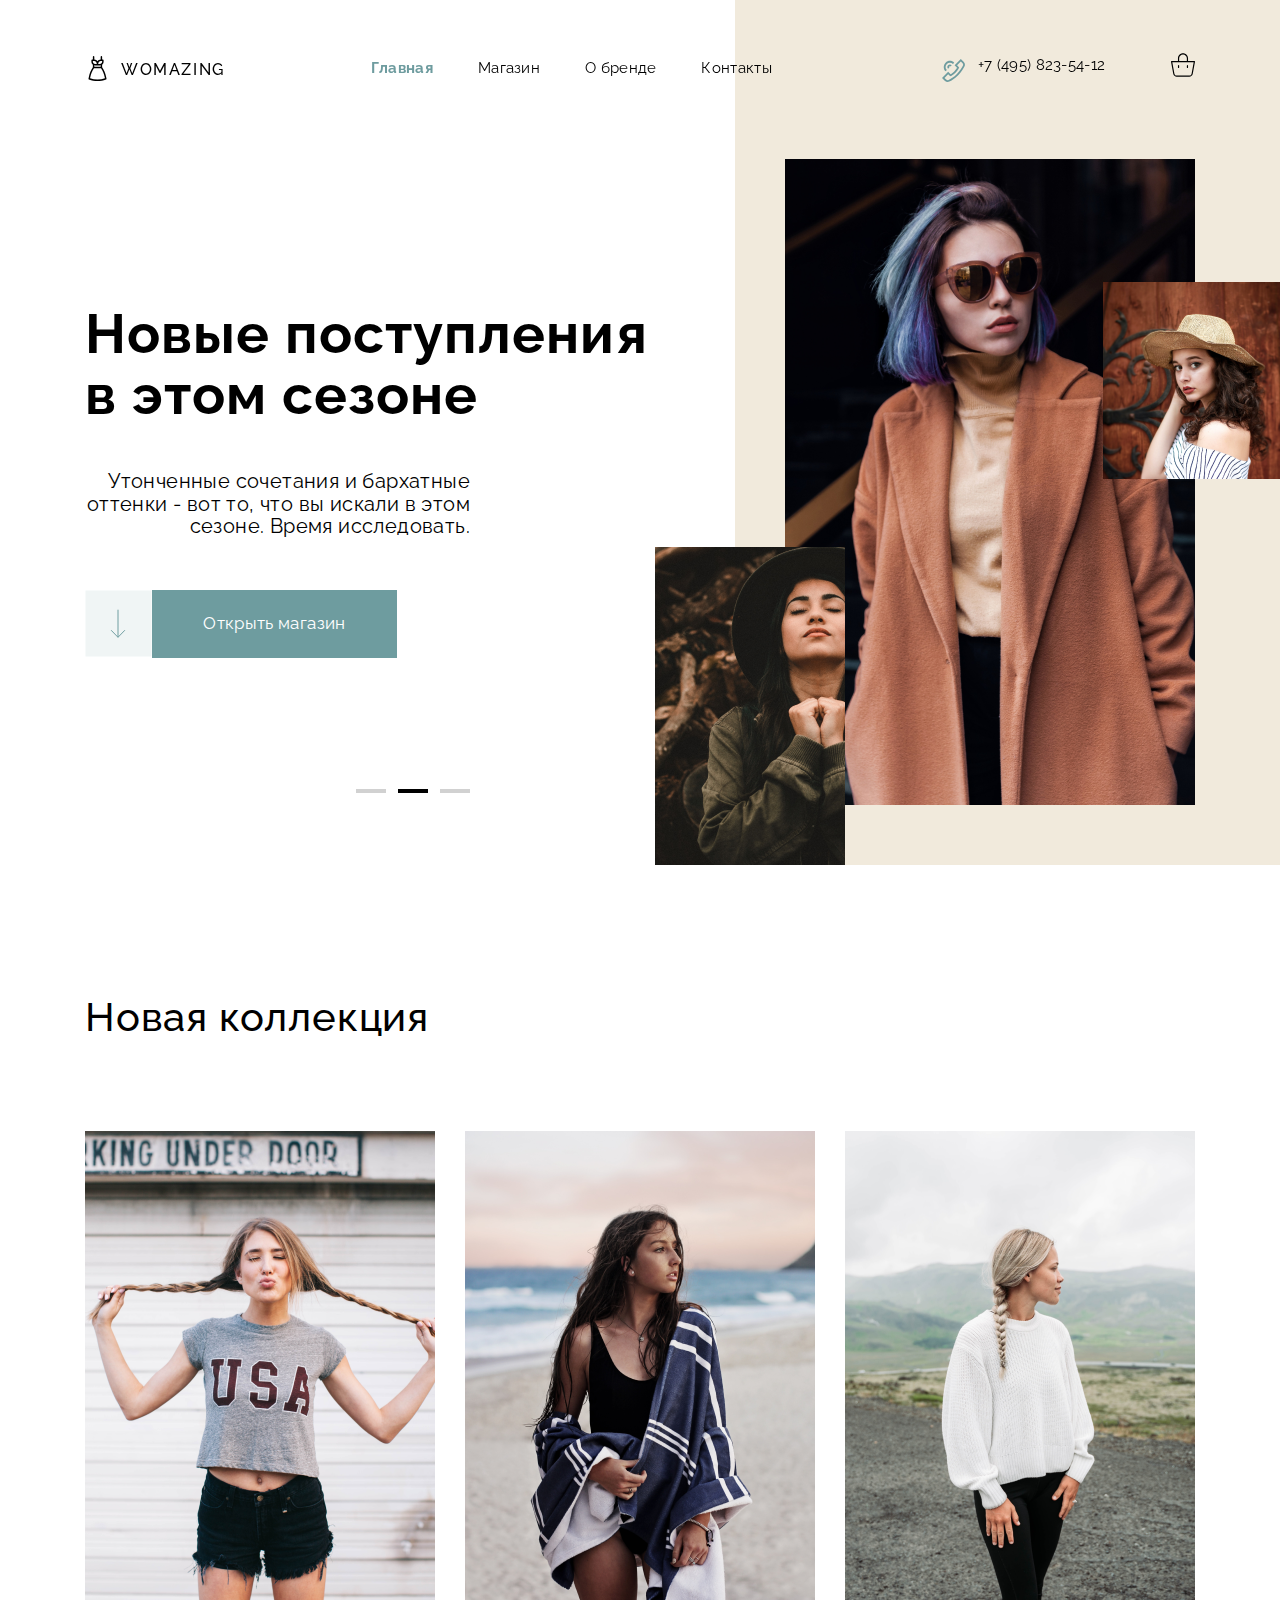
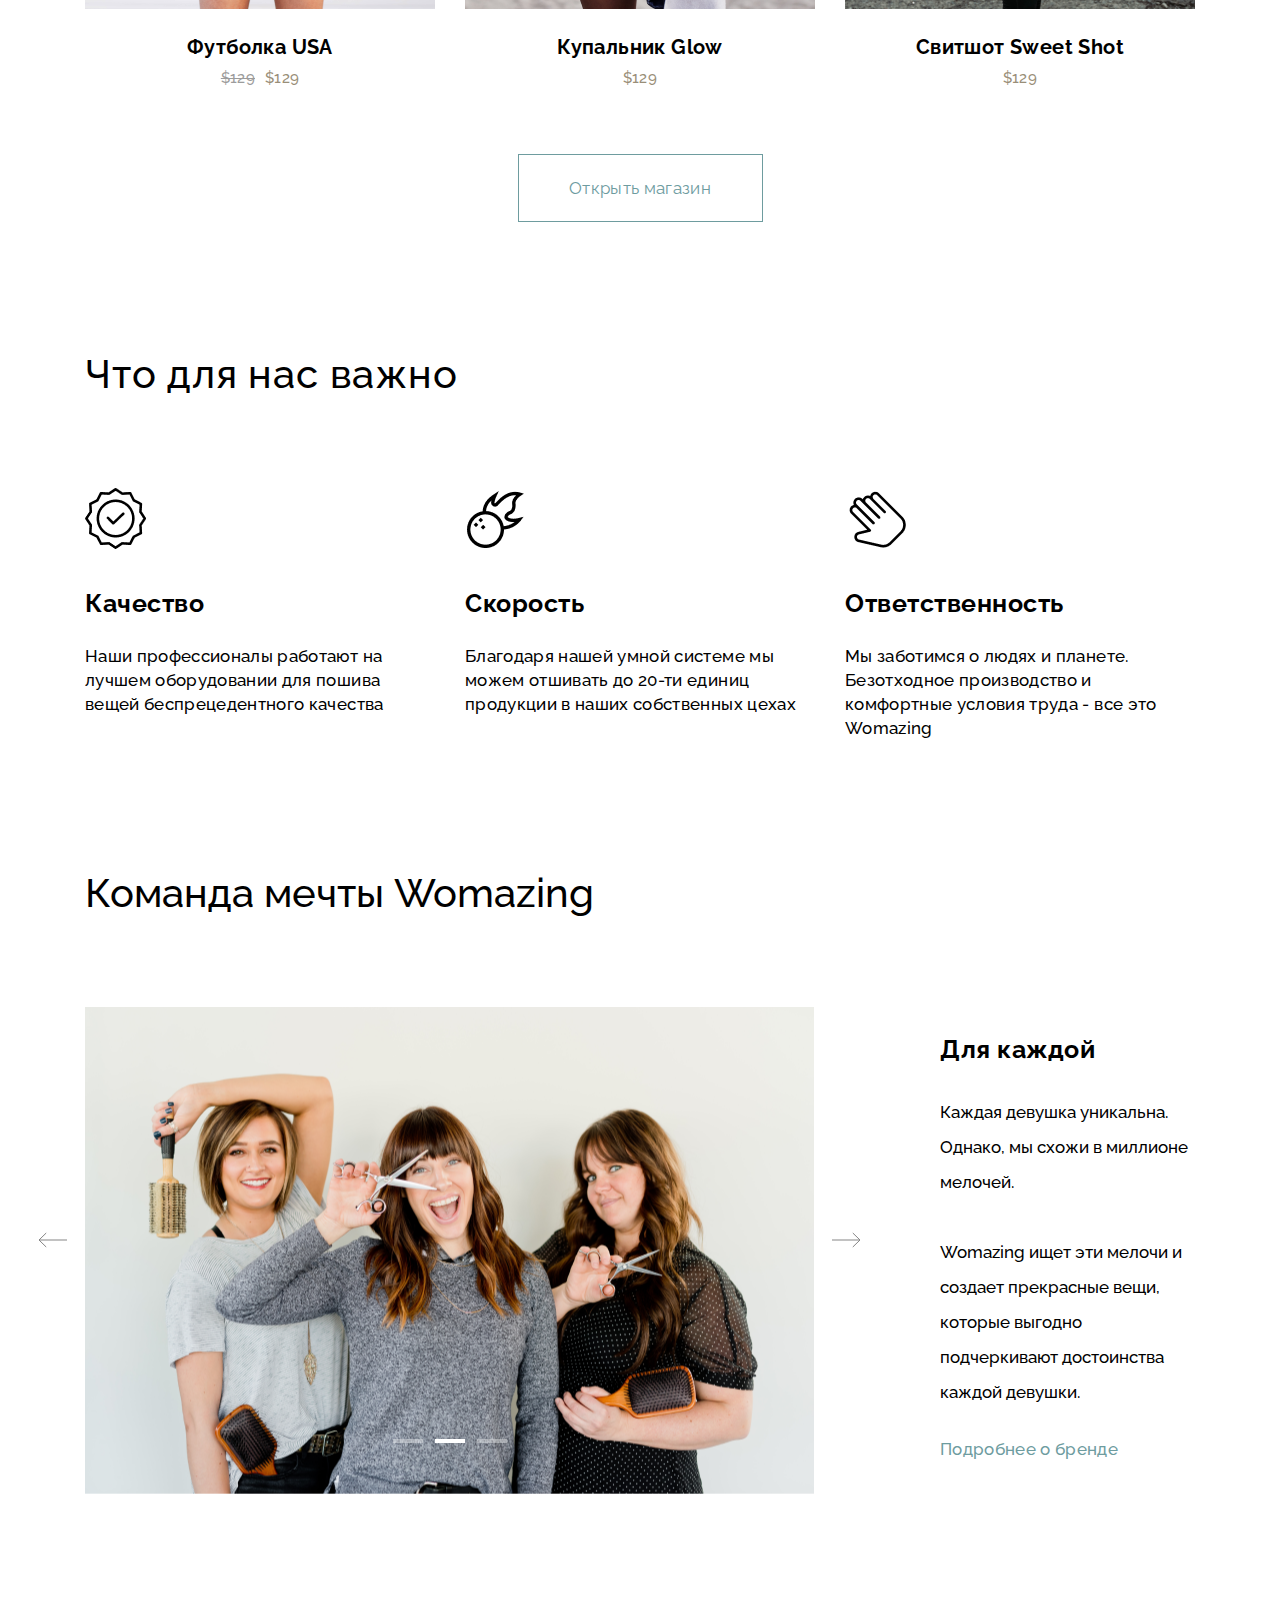
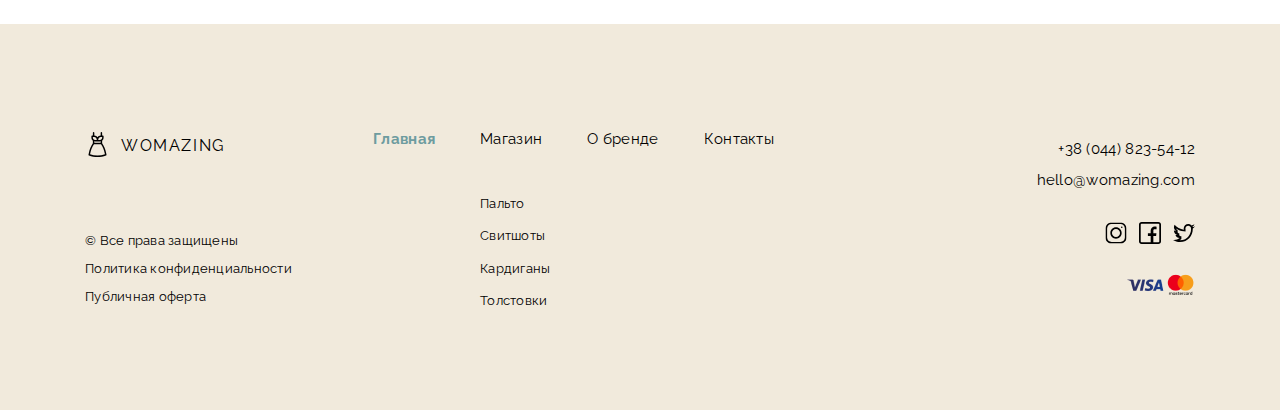
<file: index.html>
<!DOCTYPE html>
<html lang="ru">
<meta charset="UTF-8">
<meta name="viewport" content="width=device-width, initial-scale=1.0">
<title>Интернет-бутик Womazing</title>
<meta name="description"
    content="Откройте для себя последние тенденции женской моды в интернет-бутике Womazing - изысканная коллекция женской одежды. Почувствуйте элегантность с нашим исключительным ассортиментом платьев, аксессуаров и многого другого.">
<meta name="keywords"
    content="женская мода, интернет-бутик, Womazing, женская одежда, шоппинг, элегантные платья, модные аксессуары">
<meta name="author" content="Роман Ф.">
<meta name="robots" content="index, follow">
<meta property="og:title" content="Интернет-бутик Womazing">
<meta property="og:description"
    content="Войдите в мир моды Womazing и найдите свой уникальный стиль с нашей эксклюзивной коллекцией женской одежды.">
<meta property="og:type" content="website">
<!-- <meta property="og:url" content="http://www.yourwebsite.com"> -->
<!-- <meta property="og:image" content="http://www.yourwebsite.com/images/og-image.jpg"> -->
<!-- Adding favicon -->
<!-- <link rel="icon" type="image/png" href="favicon.png"> -->
<!-- <link rel="apple-touch-icon" href="apple-touch-icon.png"> -->
<!-- <link rel="canonical" href="http://www.yourwebsite.com"> -->
<link rel="preconnect" href="https://fonts.googleapis.com">
<link rel="preconnect" href="https://fonts.gstatic.com" crossorigin>
<link href="https://fonts.googleapis.com/css2?family=Raleway:wght@400;500;700&display=swap" rel="stylesheet">
<link rel="stylesheet" href="./assets/css/main.css">

<body class="body">
    <!-- Preloder -->
    <div class="loader-wrapper">
        <div class="loader"></div>
    </div>
    <!-- Preloder -->
    <!-- First Modal-window -->
    <div id="callbackModal" class="modal">
        <!-- Содержимое модального окна -->
        <div class="modal-content">
            <img src="./assets/img/close.svg" alt="Закрыть" class="close">
            <h3 class="modal-title">Заказать обратный звонок</h3>
            <form id="callbackForm">
                <div class="form-group">
                    <input type="text" id="name" name="name" placeholder="Имя" required>
                    <div class="error-message" id="name-error"></div>
                </div>
                <div class="form-group">
                    <input type="email" id="email" name="email" placeholder="E-mail" required>
                    <div class="error-message" id="email-error"></div>
                </div>
                <div class="form-group">
                    <input type="tel" id="phone" name="phone" placeholder="Телефон" required>
                    <div class="error-message" id="phone-error"></div>
                </div>
                <button type="submit" class="btn-submit">Заказать звонок</button>
            </form>
        </div>
    </div>
    <!-- First Modal-window -->
    <!-- Second Modal-window -->
    <div id="confirmationModal" class="modal">
        <!-- Содержимое второго модального окна -->
        <div class="modal-content confirmation-modal-content">
            <p class="modal-title">Отлично! Мы скоро вам перезвоним.</p>
            <button class="close-button">Закрыть</button>
        </div>
    </div>
    <!-- Second Modal-window -->

    <!-- Header -->
    <header class="header">
        <div class="container container_flex">
            <a href="index.html">
                <div class="logo">
                    <img src="./assets/img/dress.svg" alt="Dress" class="logo-image">
                    <p class="logo-text">Womazing</p>
                </div>
            </a>
            <!-- Навигационное меню -->
            <nav class="nav__menu">
                <ul class="menu__list">
                    <li class="menu__item menu__item_active">
                        <a class="menu__link menu__link_active" href="index.html">Главная</a>
                    </li>
                    <li class="menu__item">
                        <a class="menu__link" href="shop.html">Магазин</a>
                    </li>
                    <li class="menu__item">
                        <a class="menu__link" href="about.html">О бренде</a>
                    </li>
                    <li class="menu__item">
                        <a class="menu__link" href="contacts.html">Контакты</a>
                    </li>
                </ul>
            </nav>
            <button class="call-order-button" id="call-order--button">
                <div class="call-order-button-img"></div>
            </button>
            <a href="tel:+74958235412" class="phone-number">+7 (495) 823-54-12</a>
            <a href="cart.html" class="cart-button" id="cart-button">
                <img src="./assets/img/shopping-bags.svg" alt="Cart" class="cart-button-img">
            </a>
            <!-- burger -->
            <button class="burger-menu__button"></button>
            <nav class="burger-menu">
                <ul class="burger-menu__list">
                    <li class="menu__item menu__item_active">
                        <a class="menu__link menu__link_active" href="index.html">Главная</a>
                    </li>
                    <li class="menu__item">
                        <a class="menu__link" href="shop.html">Магазин</a>
                    </li>
                    <li class="menu__item">
                        <a class="menu__link" href="about.html">О бренде</a>
                    </li>
                    <li class="burger-menu__item">
                        <a class="menu__link" href="contacts.html">Контакты</a>
                    </li>
                </ul>
            </nav>
            <!-- burger -->
        </div>
    </header>
    <!-- Header -->
    <main class="main-page-content">
        <!-- main-page section -->
        <section class="main-page-first-display container">
            <div class="offer-and-dots-wrapper">
                <div class="offer">
                    <!-- Slider componets -->
                    <!-- titles -->
                    <h1 class="offer__title">Что-то новенькое. Мы заждались тебя.</h1>
                    <h1 class="offer__title active">Новые поступления в этом сезоне</h1>
                    <h1 class="offer__title">Включай новый сезон с WOMAZING</h1>
                    <!-- titles -->
                    <!-- text -->
                    <p class="offer__text">Надоело искать себя в сером городе? Настало время новых идей, свежих
                        красок и вдохновения с Womazing!</p>
                    <p class="offer__text active">Утонченные сочетания и бархатные оттенки - вот то, что вы искали в
                        этом
                        сезоне. Время исследовать.</p>
                    <p class="offer__text">Мы обновили ассортимент - легендарные коллекции и новинки от
                        отечественных дизайнеров.</p>
                    <!-- text -->
                    <!-- Slider componets -->
                    <div class="offer__buttons">
                        <button id="arrow-down-button">
                            <img src="./assets/img/arrow-down.svg" alt="Arrow down button"
                                class="arrow-down-button-icon">
                        </button>
                        <a href="shop.html" class="button-open-shop">Открыть магазин</a>
                    </div>
                </div>
                <div class="offer__dots">
                    <div class="offer__dot"></div>
                    <div class="offer__dot active"></div>
                    <div class="offer__dot"></div>
                </div>
            </div>
            <!-- Slider componets -->
            <!-- photo -->
            <div class="offer__photo-wrapper">
                <div class="offer__photo-wrapper-bg"></div>
                <div class="offer__photo second-photo"></div>
                <div class="offer__photo active first-photo"></div>
                <div class="offer__photo trird-photo"></div>
                <!-- mini-photos -->
                <div class="offer__mini-photo-left"></div>
                <div class="offer__mini-photo-right"></div>
                <!-- mini-photos -->
            </div>
            <!-- photo -->
            <!-- Slider componets -->
        </section>
        <!-- main-page section -->
        <!-- New collection section -->
        <section class="new-collection">
            <div class="container container_flex-column">
                <h2 class="section-title">Новая коллекция</h2>
                <div class="new-collection__products">
                    <div class="card-product">
                        <div class="card-product__image-wrapper">
                            <img src="./assets/img/Product 1.png" alt="USA T-shirt" class="card-product__img">
                            <a href="one-item.html" class="card-product__link"></a>
                        </div>
                        <h4 class="card-product__name">Футболка USA</h4>
                        <div class="wrapper-card-product__price">
                            <p class="card-product__price card-product__price_td-line">$129</p>
                            <p class="card-product__price">$129</p>
                        </div>
                    </div>
                    <div class="card-product">
                        <div class="card-product__image-wrapper">
                            <img src="./assets/img/Product 2.png" alt="Swimsuit" class="card-product__img">
                            <a href="one-item.html" class="card-product__link"></a>
                        </div>
                        <h4 class="card-product__name">Купальник Glow</h4>
                        <p class="card-product__price">$129</p>
                    </div>
                    <div class="card-product">
                        <div class="card-product__image-wrapper">
                            <img src="./assets/img/Product 3.png" alt="Sweet Shot" class="card-product__img">
                            <a href="one-item.html" class="card-product__link"></a>
                        </div>
                        <h4 class="card-product__name">Свитшот Sweet Shot</h4>
                        <p class="card-product__price">$129</p>
                    </div>
                </div>
                <a href="shop.html" class="button-open-shop button-open-shop_mod">Открыть магазин</a>
            </div>
        </section>
        <!-- New collection section -->
        <!-- Value section -->
        <section class="values-section">
            <div class="container">
                <h2 class="section-title">Что для нас важно</h2>
                <div class="value-wrapper">
                    <div class="value">
                        <div class="value__img-wrapper">
                            <img src="./assets/img/quality.png" alt="Качество" class="value__img">
                        </div>
                        <h3 class="value__title">Качество</h3>
                        <p class="value__text">Наши профессионалы работают на лучшем оборудовании для пошива вещей
                            беспрецедентного качества
                        </p>
                    </div>
                    <div class="value">
                        <div class="value__img-wrapper">
                            <img src="./assets/img/speed.png" alt="Скорость">
                        </div>
                        <h3 class="value__title">Скорость</h3>
                        <p class="value__text">Благодаря нашей умной системе мы можем отшивать до 20-ти единиц продукции
                            в наших собственных
                            цехах
                        </p>
                    </div>
                    <div class="value">
                        <div class="value__img-wrapper">
                            <img src="./assets/img/hand.png" alt="Ответственность">
                        </div>
                        <h3 class="value__title">Ответственность</h3>
                        <p class="value__text">Мы заботимся о людях и планете. Безотходное производство и комфортные
                            условия труда - все это
                            Womazing</p>
                    </div>
                </div>
            </div>
        </section>
        <!-- Value section -->
        <!-- dream-team section -->
        <section class="dream-team">
            <div class="container">
                <h2 class="section-title">Команда мечты Womazing</h2>
                <div class="dream-team-wrapper">
                    <div class="dream-team-photos">
                        <div class="dream-team-photos__item dream-team_two"></div>
                        <div class="dream-team-photos__item active dream-team_one"></div>
                        <div class="dream-team-photos__item dream-team_three"></div>
                        <div class="dream-team__dots">
                            <div class="dream-team__dot"></div>
                            <div class="dream-team__dot active"></div>
                            <div class="dream-team__dot"></div>
                        </div>
                        <img src="./assets/img/Vector_left.svg" alt="Vector left"
                            class="dream-team-photos__vector-left">
                        <img src="./assets/img/Vector_right.svg" alt="Vector right"
                            class="dream-team-photos__vector-right">
                    </div>
                    <div class="dream-team-photos__description">
                        <h3 class="dream-team-photos__title">Для каждой</h3>
                        <p class="dream-team-photos__text">Каждая девушка уникальна. Однако, мы схожи в миллионе
                            мелочей.<br>
                            <br>
                            Womazing ищет эти мелочи и создает прекрасные вещи, которые выгодно
                            подчеркивают
                            достоинства каждой девушки.
                        </p>
                        <a href="about.html" class="dream-team-photos__button">Подробнее о бренде</a>
                    </div>
                </div>
            </div>
        </section>
        <!-- dream-team section -->
    </main>
    <!-- Footer -->
    <footer class="footer">
        <div class="container container_flex">
            <div class="first-footer-wrapper">
                <a href="index.html">
                    <div class="logo">
                        <img src="./assets/img/dress.svg" alt="Dress" class="logo-image">
                        <p class="logo-text">Womazing</p>
                    </div>
                </a>
                <div class="footer__links">
                    <a href="#" class="footer__links-item">© Все права защищены</a>
                    <a href="#" class="footer__links-item">Политика конфиденциальности</a>
                    <a href="#" class="footer__links-item">Публичная оферта</a>
                </div>
            </div>
            <div class="second-footer-wrapper">
                <nav class="nav__menu nav__menu_footer">
                    <ul class="menu__list">
                        <li class="menu__item menu__item_active">
                            <a class="menu__link menu__link_active" href="index.html">Главная</a>
                        </li>
                        <li class="menu__item">
                            <a class="menu__link" href="shop.html">Магазин</a>
                        </li>
                        <li class="menu__item">
                            <a class="menu__link" href="about.html">О бренде</a>
                        </li>
                        <li class="menu__item">
                            <a class="menu__link" href="contacts.html">Контакты</a>
                        </li>
                    </ul>
                </nav>
                <div class="clothing-category">
                    <a href="#" class="clothing-category__item">Пальто</a>
                    <a href="#" class="clothing-category__item">Свитшоты</a>
                    <a href="#" class="clothing-category__item">Кардиганы</a>
                    <a href="#" class="clothing-category__item">Толстовки</a>
                </div>
            </div>
            <div class="third-footer-wrapper">
                <a href="#" class="footer__phone-number">+38 (044) 823-54-12</a>
                <a href="#" class="footer__email">hello@womazing.com</a>
                <div class="footer__socials">
                    <a href="#" class="footer__socials-icon">
                        <img src="./assets/img/instagram.svg" alt="Instagram" class="footer__socials-icon-img">
                    </a>
                    <a href="#" class="footer__socials-icon">
                        <img src="./assets/img/facebook.svg" alt="Facebook" class="footer__socials-icon-img">
                    </a>
                    <a href="#" class="footer__socials-icon">
                        <img src="./assets/img/twitter.svg" alt="Twitter" class="footer__socials-icon-img">
                    </a>
                </div>
                <a href="#" class="payment-wrapper">
                    <img src="./assets/img/visa-mastercard.png" alt="Payment" class="payment">
                </a>
            </div>
        </div>
    </footer>
    <!-- Footer -->
    <!-- Scripts -->
    <script src="./assets/js/preloader.js"></script>
    <script src="./assets/js/header-sroll.js"></script>
    <script src="./assets/js/modal-window.js"></script>
    <script src="./assets/js/offer-slider.js"></script>
    <script src="./assets/js/dream-team-animation.js"></script>
    <script src="./assets/js/shop.js"></script>
    <script src="./assets/js/one-item.js"></script>
    <script src="./assets/js/burger.js"></script>
    <script src="./assets/js/cart.js"></script>
    <script src="./assets/js/checkout.js"></script>
    <script src="https://api-maps.yandex.ru/2.1/?apikey=3caa7039-b448-4f28-8b86-73c70665f8e3&lang=ru_RU"
        type="text/javascript"></script>
    <script src="./assets/js/map.js"></script>
    <script src="./assets/js/submit.js"></script>   

    <!-- Scripts -->
</body>

</html>
</file>
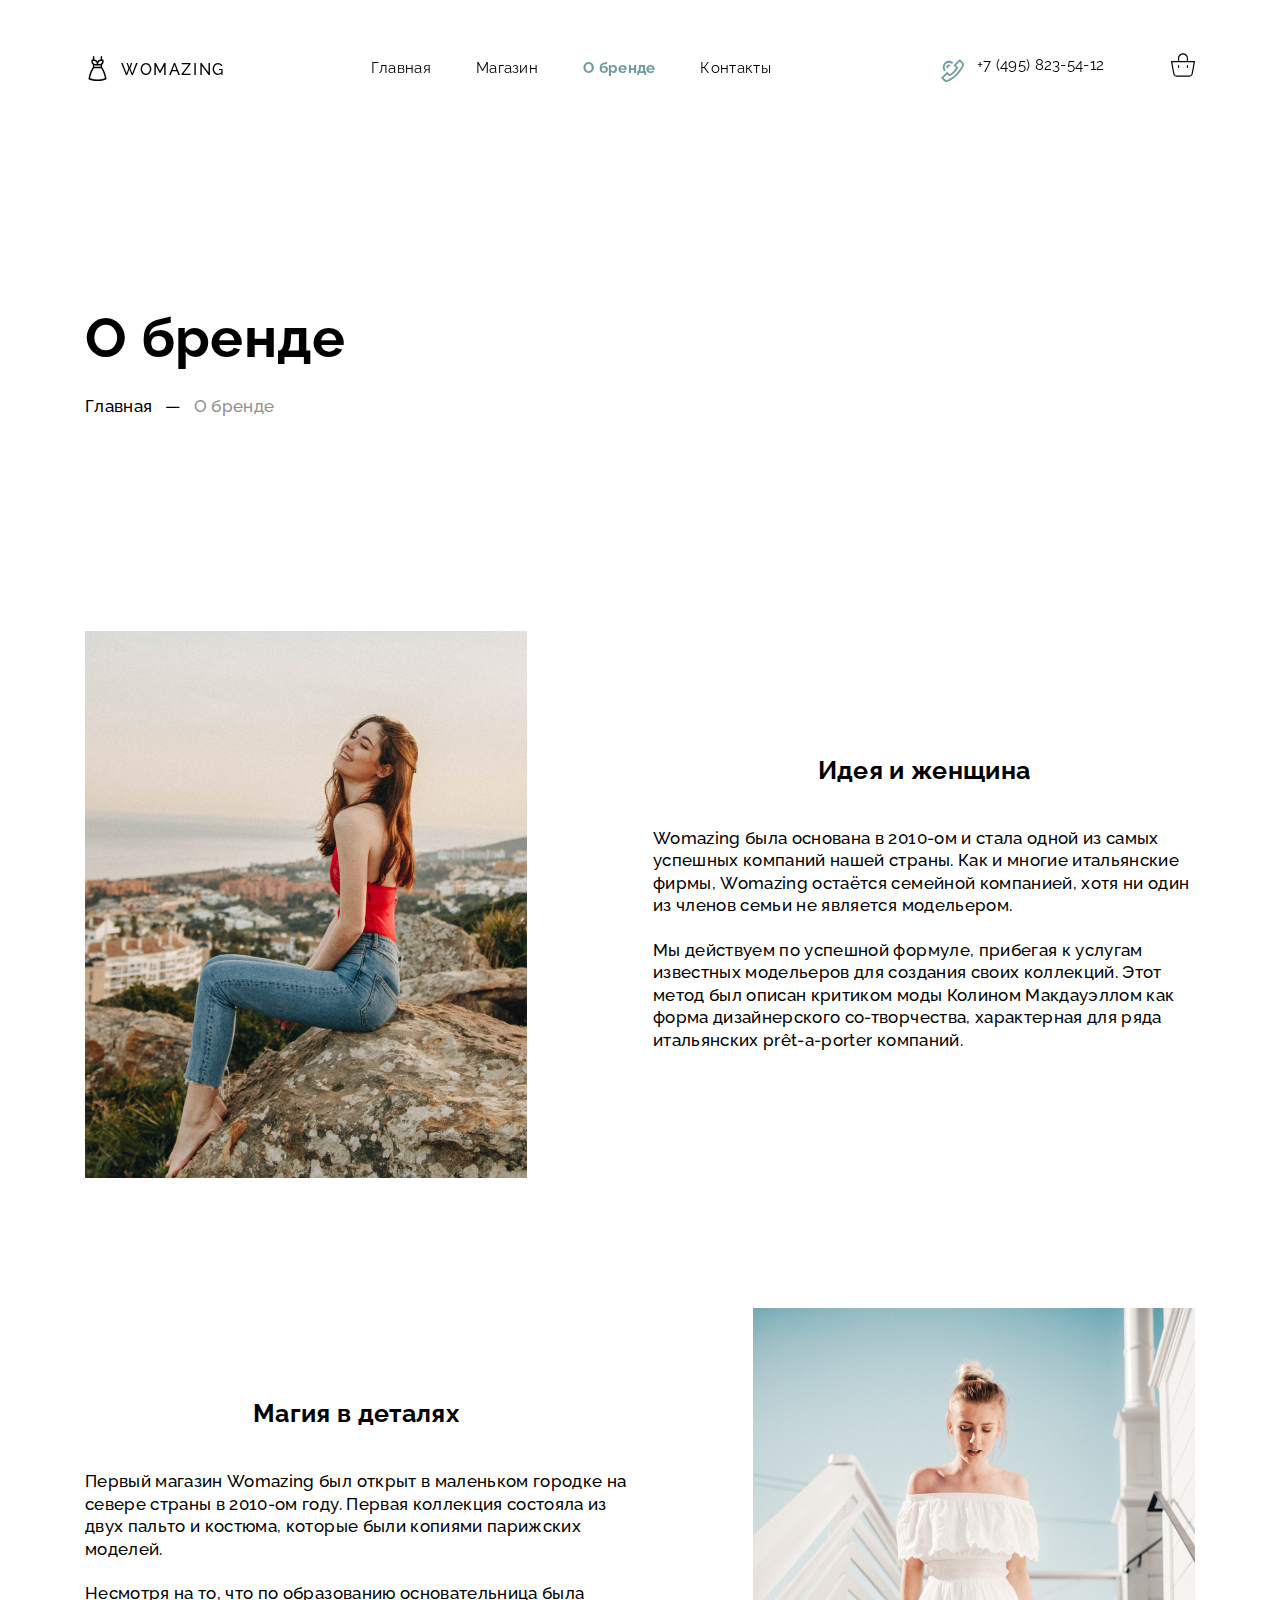
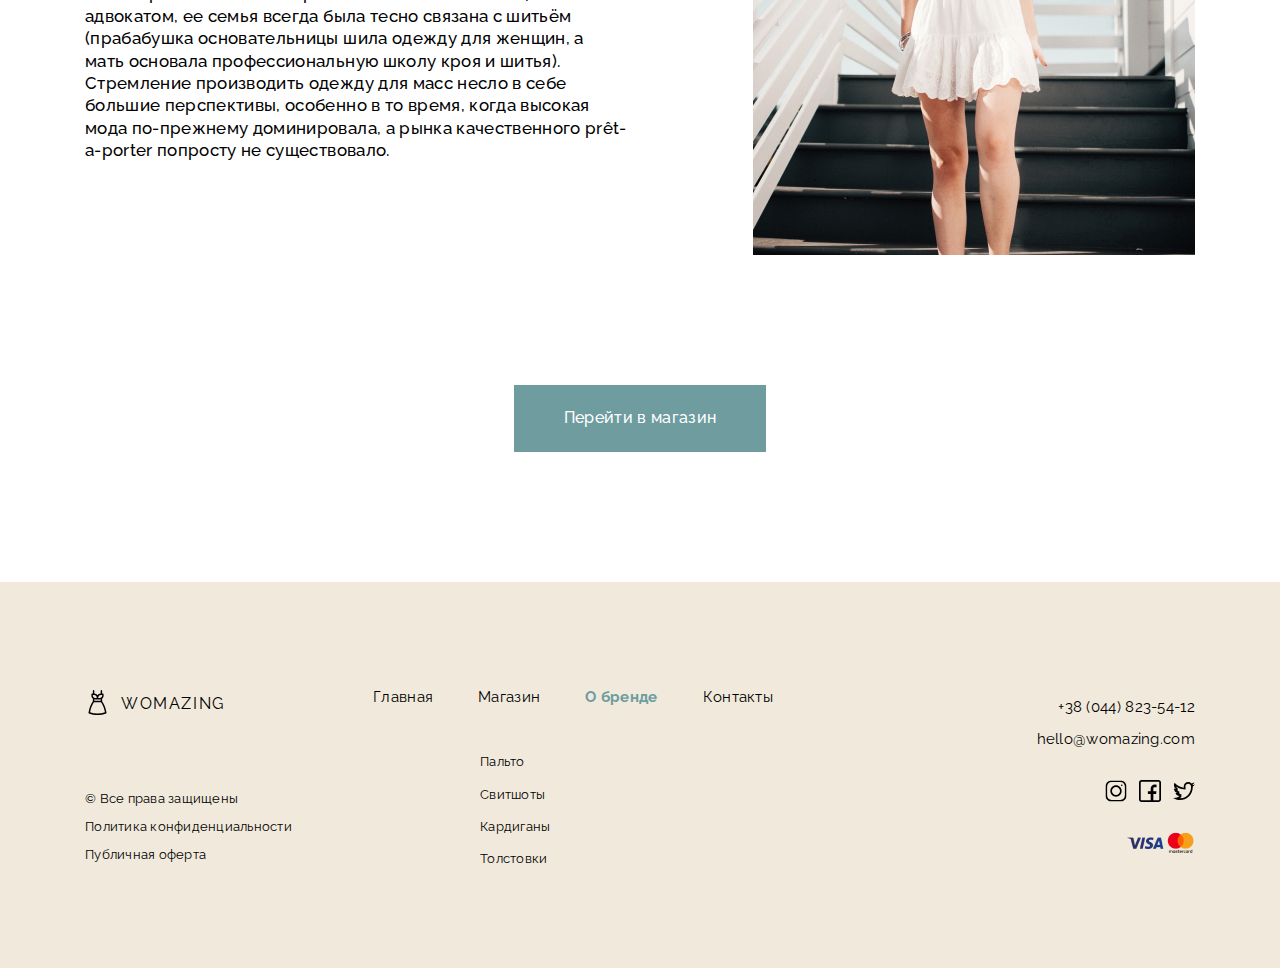
<file: about.html>
<!DOCTYPE html>
<html lang="ru">
<meta charset="UTF-8">
<meta name="viewport" content="width=device-width, initial-scale=1.0">
<title>Интернет-бутик Womazing</title>
<meta name="description"
    content="Откройте для себя последние тенденции женской моды в интернет-бутике Womazing - изысканная коллекция женской одежды. Почувствуйте элегантность с нашим исключительным ассортиментом платьев, аксессуаров и многого другого.">
<meta name="keywords"
    content="женская мода, интернет-бутик, Womazing, женская одежда, шоппинг, элегантные платья, модные аксессуары">
<meta name="author" content="Роман Ф.">
<meta name="robots" content="index, follow">
<meta property="og:title" content="Интернет-бутик Womazing">
<meta property="og:description"
    content="Войдите в мир моды Womazing и найдите свой уникальный стиль с нашей эксклюзивной коллекцией женской одежды.">
<meta property="og:type" content="website">
<!-- <meta property="og:url" content="http://www.yourwebsite.com"> -->
<!-- <meta property="og:image" content="http://www.yourwebsite.com/images/og-image.jpg"> -->

<!-- Adding favicon -->
<!-- <link rel="icon" type="image/png" href="favicon.png"> -->
<!-- <link rel="apple-touch-icon" href="apple-touch-icon.png"> -->

<!-- <link rel="canonical" href="http://www.yourwebsite.com"> -->
<link rel="preconnect" href="https://fonts.googleapis.com">
<link rel="preconnect" href="https://fonts.gstatic.com" crossorigin>
<link href="https://fonts.googleapis.com/css2?family=Raleway:wght@400;500;700&display=swap" rel="stylesheet">
<link rel="stylesheet" href="./assets/css/main.css">

<body class="body">
    <!-- Preloder -->
    <div class="loader-wrapper">
        <div class="loader"></div>
    </div>
    <!-- Preloder -->
    <!-- First Modal-window -->
    <div id="callbackModal" class="modal">
        <!-- Содержимое модального окна -->
        <div class="modal-content">
            <img src="./assets/img/close.svg" alt="Закрыть" class="close">
            <h3 class="modal-title">Заказать обратный звонок</h3>
            <form id="callbackForm">
                <div class="form-group">
                    <input type="text" id="name" name="name" placeholder="Имя" required>
                    <div class="error-message" id="name-error"></div>
                </div>
                <div class="form-group">
                    <input type="email" id="email" name="email" placeholder="E-mail" required>
                    <div class="error-message" id="email-error"></div>
                </div>
                <div class="form-group">
                    <input type="tel" id="phone" name="phone" placeholder="Телефон" required>
                    <div class="error-message" id="phone-error"></div>
                </div>
                <button type="submit" class="btn-submit">Заказать звонок</button>
            </form>
        </div>
    </div>
    <!-- First Modal-window -->
    <!-- Second Modal-window -->
    <div id="confirmationModal" class="modal">
        <!-- Содержимое второго модального окна -->
        <div class="modal-content confirmation-modal-content">
            <p class="modal-title">Отлично! Мы скоро вам перезвоним.</p>
            <button class="close-button">Закрыть</button>
        </div>
    </div>
    <!-- Second Modal-window -->
    <!-- Header -->
    <header class="header">
        <div class="container container_flex">
            <a href="index.html">
                <div class="logo">
                    <img src="./assets/img/dress.svg" alt="Dress" class="logo-image">
                    <p class="logo-text">Womazing</p>
                </div>
            </a>
            <!-- Навигационное меню -->
            <nav class="nav__menu">
                <ul class="menu__list">
                    <li class="menu__item">
                        <a class="menu__link" href="index.html">Главная</a>
                    </li>
                    <li class="menu__item">
                        <a class="menu__link" href="shop.html">Магазин</a>
                    </li>
                    <li class="menu__item menu__item_active">
                        <a class="menu__link menu__link_active" href="about.html">О бренде</a>
                    </li>
                    <li class="menu__item">
                        <a class="menu__link" href="contacts.html">Контакты</a>
                    </li>
                </ul>
            </nav>
            <button class="call-order-button" id="call-order--button">
                <div class="call-order-button-img"></div>
            </button>
            <a href="tel:+74958235412" class="phone-number">+7 (495) 823-54-12</a>
            <a href="cart.html" class="cart-button" id="cart-button">
                <img src="./assets/img/shopping-bags.svg" alt="Cart" class="cart-button-img">
            </a>
            <!-- burger -->
            <button class="burger-menu__button"></button>
            <nav class="burger-menu">
                <ul class="burger-menu__list">
                    <li class="menu__item">
                        <a class="menu__link" href="index.html">Главная</a>
                    </li>
                    <li class="menu__item">
                        <a class="menu__link" href="shop.html">Магазин</a>
                    </li>
                    <li class="menu__item menu__item_active">
                        <a class="menu__link menu__link_active" href="about.html">О бренде</a>
                    </li>
                    <li class="burger-menu__item">
                        <a class="menu__link" href="contacts.html">Контакты</a>
                    </li>
                </ul>
            </nav>
            <!-- burger -->
        </div>
    </header>
    <!-- Header -->
    <main class="about-brand container">
        <div class="about-brand__hat">
            <h1 class="about-brand__title">О бренде</h1>
            <div class="about-brand__bread-crumbs">
                <p class="about-brand__bread-crumb-main">Главная</p>
                <p>—</p>
                <p class="about-brand__bread-crumb-about">О бренде</p>
            </div>
        </div>
        <section class="idea-and-woman">
            <div class="idea-and-woman__img"></div>
            <div class="idea-and-woman-wrapper">
                <h3 class="idea-and-woman__title">Идея и женщина</h3>
                <p class="idea-and-woman__text">Womazing была основана в 2010-ом и стала одной из самых успешных
                    компаний нашей страны. Как и многие итальянские фирмы, Womazing остаётся семейной компанией, хотя ни
                    один из членов семьи не является модельером.<br>
                    <br>
                    Мы действуем по успешной формуле, прибегая к услугам
                    известных модельеров для создания своих коллекций. Этот метод был описан критиком моды Колином
                    Макдауэллом как форма дизайнерского со-творчества, характерная для ряда итальянских prêt-a-porter
                    компаний.
                </p>
            </div>
        </section>
        <section class="magic-in-the-details">
            <div class="magic-in-the-details-wrapper">
                <h3 class="magic-in-the-details__title">Магия в деталях</h3>
                <p class="magic-in-the-details__text">Первый магазин Womazing был открыт в маленьком городке на севере
                    страны в 2010-ом году. Первая коллекция состояла из двух пальто и костюма, которые были копиями
                    парижских моделей.<br>
                    <br>
                    Несмотря на то, что по образованию основательница была адвокатом, ее семья всегда
                    была тесно связана с шитьём (прабабушка основательницы шила одежду для женщин, а мать основала
                    профессиональную школу кроя и шитья). Стремление производить одежду для масс несло в себе большие
                    перспективы, особенно в то время, когда высокая мода по-прежнему доминировала, а рынка качественного
                    prêt-a-porter попросту не существовало.
                </p>
            </div>
            <div class="magic-in-the-details__img"></div>
        </section>
        <a href="shop.html" class="go-to-the-store-button">Перейти в магазин</a>
    </main>
    <!-- Footer -->
    <footer class="footer">
        <div class="container container_flex">
            <div class="first-footer-wrapper">
                <a href="index.html">
                    <div class="logo">
                        <img src="./assets/img/dress.svg" alt="Dress" class="logo-image">
                        <p class="logo-text">Womazing</p>
                    </div>
                </a>
                <div class="footer__links">
                    <a href="#" class="footer__links-item">© Все права защищены</a>
                    <a href="#" class="footer__links-item">Политика конфиденциальности</a>
                    <a href="#" class="footer__links-item">Публичная оферта</a>
                </div>
            </div>
            <div class="second-footer-wrapper">
                <nav class="nav__menu nav__menu_footer">
                    <ul class="menu__list">
                        <li class="menu__item">
                            <a class="menu__link" href="index.html">Главная</a>
                        </li>
                        <li class="menu__item">
                            <a class="menu__link" href="shop.html">Магазин</a>
                        </li>
                        <li class="menu__item menu__item_active">
                            <a class="menu__link menu__link_active" href="about.html">О бренде</a>
                        </li>
                        <li class="menu__item">
                            <a class="menu__link" href="contacts.html">Контакты</a>
                        </li>
                    </ul>
                </nav>
                <div class="clothing-category">
                    <a href="#" class="clothing-category__item">Пальто</a>
                    <a href="#" class="clothing-category__item">Свитшоты</a>
                    <a href="#" class="clothing-category__item">Кардиганы</a>
                    <a href="#" class="clothing-category__item">Толстовки</a>
                </div>
            </div>
            <div class="third-footer-wrapper">
                <a href="#" class="footer__phone-number">+38 (044) 823-54-12</a>
                <a href="#" class="footer__email">hello@womazing.com</a>
                <div class="footer__socials">
                    <a href="#" class="footer__socials-icon">
                        <img src="./assets/img/instagram.svg" alt="Instagram" class="footer__socials-icon-img">
                    </a>
                    <a href="#" class="footer__socials-icon">
                        <img src="./assets/img/facebook.svg" alt="Facebook" class="footer__socials-icon-img">
                    </a>
                    <a href="#" class="footer__socials-icon">
                        <img src="./assets/img/twitter.svg" alt="Twitter" class="footer__socials-icon-img">
                    </a>
                </div>
                <a href="#" class="payment-wrapper">
                    <img src="./assets/img/visa-mastercard.png" alt="Payment" class="payment">
                </a>
            </div>
        </div>
    </footer>
    <!-- Footer -->
    <!-- Scripts -->
    <script src="./assets/js/preloader.js"></script>
    <script src="./assets/js/header-sroll.js"></script>
    <script src="./assets/js/modal-window.js"></script>
    <script src="./assets/js/offer-slider.js"></script>
    <script src="./assets/js/dream-team-animation.js"></script>
    <script src="./assets/js/shop.js"></script>
    <script src="./assets/js/one-item.js"></script>
    <script src="./assets/js/burger.js"></script>
    <script src="./assets/js/cart.js"></script>
    <script src="./assets/js/checkout.js"></script>
    <script src="https://api-maps.yandex.ru/2.1/?apikey=3caa7039-b448-4f28-8b86-73c70665f8e3&lang=ru_RU"
        type="text/javascript"></script>
    <script src="./assets/js/map.js"></script>
    <script src="./assets/js/submit.js"></script>
    <!-- Scripts -->
</body>

</html>
</file>
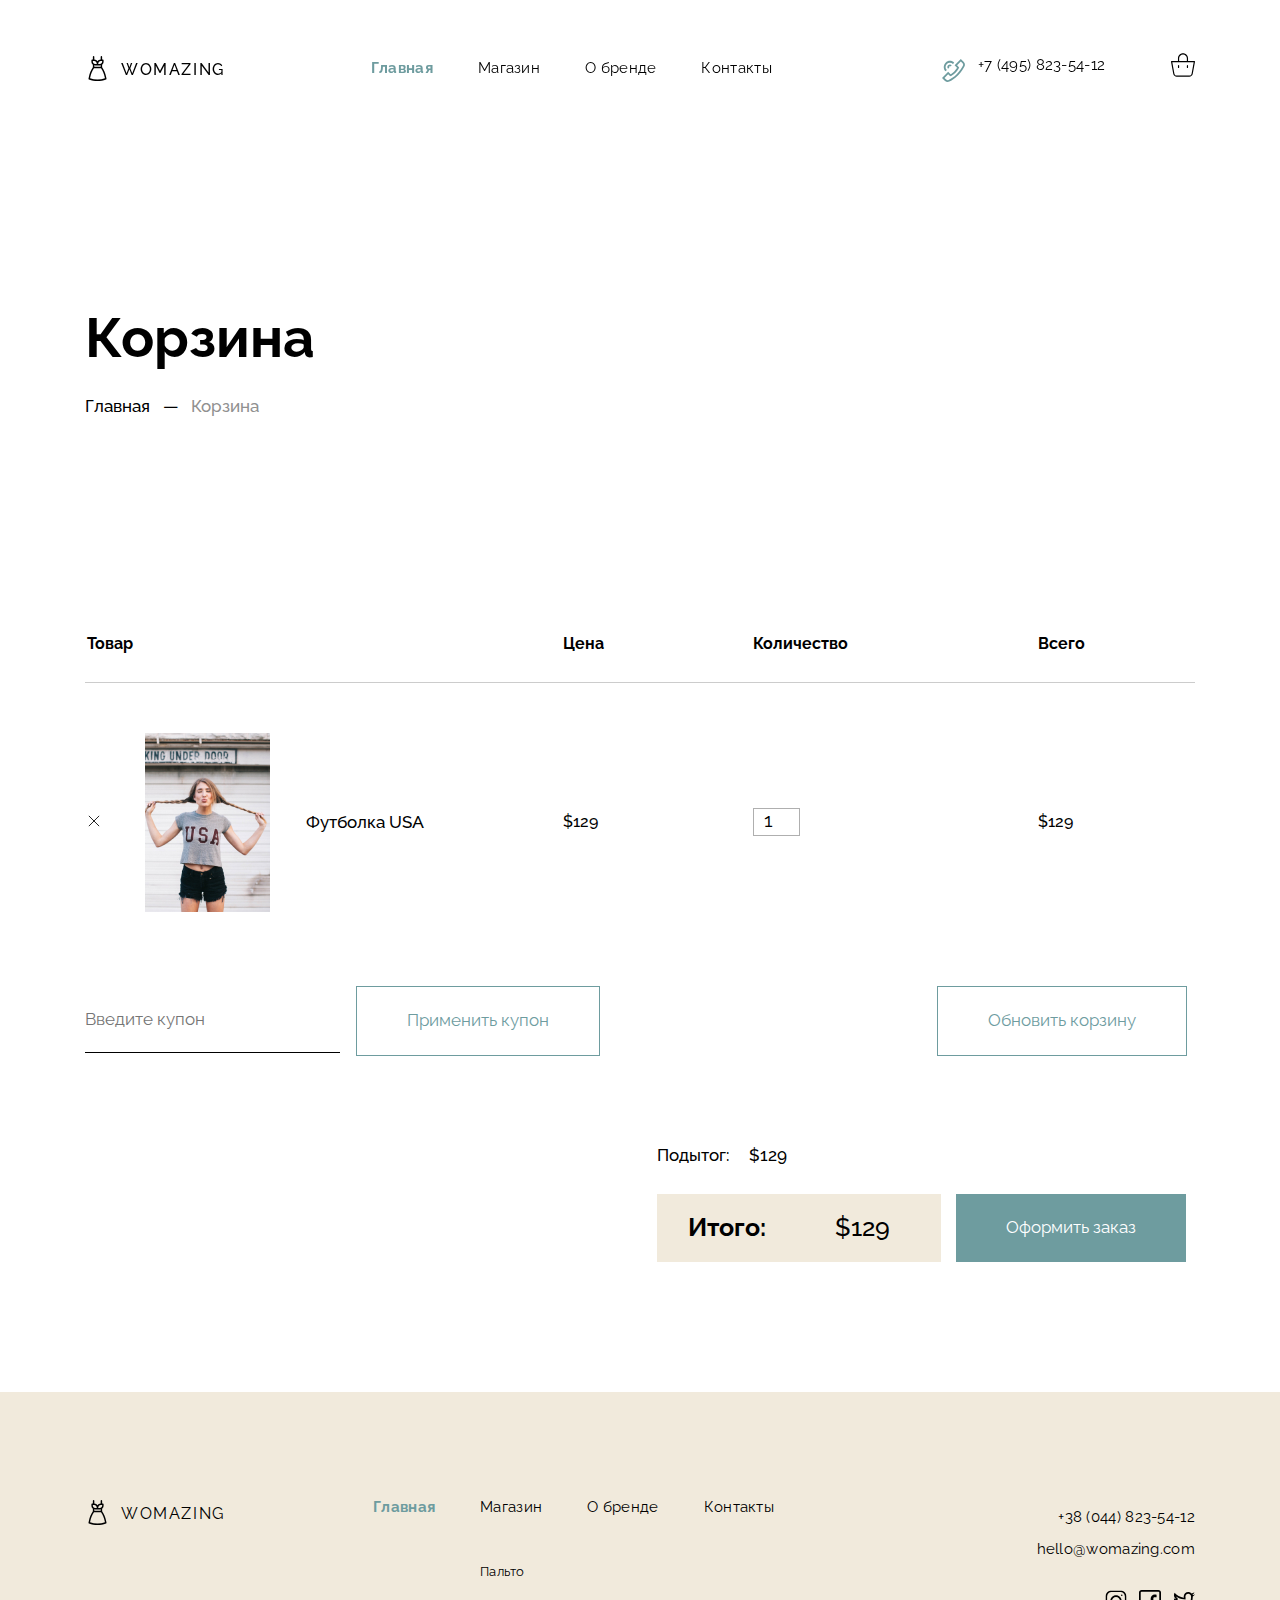
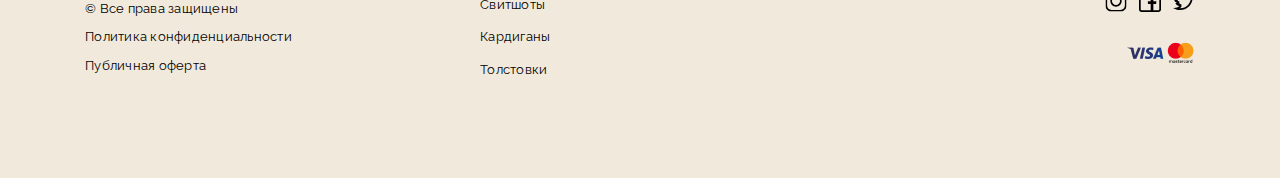
<file: cart.html>
<!DOCTYPE html>
<html lang="ru">
<meta charset="UTF-8">
<meta name="viewport" content="width=device-width, initial-scale=1.0">
<title>Интернет-бутик Womazing</title>
<meta name="description"
    content="Откройте для себя последние тенденции женской моды в интернет-бутике Womazing - изысканная коллекция женской одежды. Почувствуйте элегантность с нашим исключительным ассортиментом платьев, аксессуаров и многого другого.">
<meta name="keywords"
    content="женская мода, интернет-бутик, Womazing, женская одежда, шоппинг, элегантные платья, модные аксессуары">
<meta name="author" content="Роман Ф.">
<meta name="robots" content="index, follow">
<meta property="og:title" content="Интернет-бутик Womazing">
<meta property="og:description"
    content="Войдите в мир моды Womazing и найдите свой уникальный стиль с нашей эксклюзивной коллекцией женской одежды.">
<meta property="og:type" content="website">
<!-- <meta property="og:url" content="http://www.yourwebsite.com"> -->
<!-- <meta property="og:image" content="http://www.yourwebsite.com/images/og-image.jpg"> -->
<!-- Adding favicon -->
<!-- <link rel="icon" type="image/png" href="favicon.png"> -->
<!-- <link rel="apple-touch-icon" href="apple-touch-icon.png"> -->
<!-- <link rel="canonical" href="http://www.yourwebsite.com"> -->
<link rel="preconnect" href="https://fonts.googleapis.com">
<link rel="preconnect" href="https://fonts.gstatic.com" crossorigin>
<link href="https://fonts.googleapis.com/css2?family=Raleway:wght@400;500;700&display=swap" rel="stylesheet">
<link rel="stylesheet" href="./assets/css/main.css">

<body class="body">
    <!-- Preloder -->
    <div class="loader-wrapper">
        <div class="loader"></div>
    </div>
    <!-- Preloder -->
    <!-- First Modal-window -->
    <div id="callbackModal" class="modal">
        <!-- Содержимое модального окна -->
        <div class="modal-content">
            <img src="./assets/img/close.svg" alt="Закрыть" class="close">
            <h3 class="modal-title">Заказать обратный звонок</h3>
            <form id="callbackForm">
                <div class="form-group">
                    <input type="text" id="name" name="name" placeholder="Имя" required>
                    <div class="error-message" id="name-error"></div>
                </div>
                <div class="form-group">
                    <input type="email" id="email" name="email" placeholder="E-mail" required>
                    <div class="error-message" id="email-error"></div>
                </div>
                <div class="form-group">
                    <input type="tel" id="phone" name="phone" placeholder="Телефон" required>
                    <div class="error-message" id="phone-error"></div>
                </div>
                <button type="submit" class="btn-submit">Заказать звонок</button>
            </form>
        </div>
    </div>
    <!-- First Modal-window -->
    <!-- Second Modal-window -->
    <div id="confirmationModal" class="modal">
        <!-- Содержимое второго модального окна -->
        <div class="modal-content confirmation-modal-content">
            <p class="modal-title">Отлично! Мы скоро вам перезвоним.</p>
            <button class="close-button">Закрыть</button>
        </div>
    </div>
    <!-- Second Modal-window -->
    <!-- Header -->
    <header class="header">
        <div class="container container_flex">
            <a href="index.html">
                <div class="logo">
                    <img src="./assets/img/dress.svg" alt="Dress" class="logo-image">
                    <p class="logo-text">Womazing</p>
                </div>
            </a>
            <!-- Навигационное меню -->
            <nav class="nav__menu">
                <ul class="menu__list">
                    <li class="menu__item menu__item_active">
                        <a class="menu__link menu__link_active" href="index.html">Главная</a>
                    </li>
                    <li class="menu__item">
                        <a class="menu__link" href="shop.html">Магазин</a>
                    </li>
                    <li class="menu__item">
                        <a class="menu__link" href="about.html">О бренде</a>
                    </li>
                    <li class="menu__item">
                        <a class="menu__link" href="contacts.html">Контакты</a>
                    </li>
                </ul>
            </nav>
            <button class="call-order-button" id="call-order--button">
                <div class="call-order-button-img"></div>
            </button>
            <a href="tel:+74958235412" class="phone-number">+7 (495) 823-54-12</a>
            <a href="cart.html" class="cart-button" id="cart-button">
                <img src="./assets/img/shopping-bags.svg" alt="Cart" class="cart-button-img">
            </a>
            <!-- burger -->
            <button class="burger-menu__button"></button>
            <nav class="burger-menu">
                <ul class="burger-menu__list">
                    <li class="menu__item menu__item_active">
                        <a class="menu__link menu__link_active" href="index.html">Главная</a>
                    </li>
                    <li class="menu__item">
                        <a class="menu__link" href="shop.html">Магазин</a>
                    </li>
                    <li class="menu__item">
                        <a class="menu__link" href="about.html">О бренде</a>
                    </li>
                    <li class="burger-menu__item">
                        <a class="menu__link" href="contacts.html">Контакты</a>
                    </li>
                </ul>
            </nav>
            <!-- burger -->
        </div>
    </header>
    <!-- Header -->
    <main class="cart-page-content container">
        <div class="cart-page__hat">
            <h1 class="cart-page__title">Корзина</h1>
            <div class="cart-page__bread-crumbs">
                <p class="cart-page__bread-crumbs-main">Главная</p>
                <p>—</p>
                <p class="cart-page__bread-crumbs-cart">Корзина</p>
            </div>
        </div>


        <div class="cart-page__table-container">
            <table class="cart-page__table">
                <tr class="cart-page__table-header">
                    <th class="cart-page__table-header-product">Товар</th>
                    <th class="cart-page__table-header-price">Цена</th>
                    <th class="cart-page__table-header-count">Количество</th>
                    <th class="cart-page__table-header-count-total">Всего</th>
                </tr>
                <tr class="cart-page__table-string">
                    <td class="cart-page__one-item-in-the-cart-wrapper">
                        <button class="cart-page__close-button">
                            <img src="./assets/img/cart__close.svg" alt="Close button"
                                class="cart-page__close-button-img">
                        </button>
                        <div class="cart-page__one-item-in-the-cart-img"></div>
                        <p class="cart-page__one-item-in-the-cart-product-name">Футболка USA</p>

                    </td>
                    <td class="cart-page__table-string-price">$129</td>
                    <td class="cart-page__table-string-quantity">
                        <input type="number" value="1" min="1" class="cart-page__one-item-in-the-cart-count-value">
                    </td>
                    <td class="cart-page__table-string-total">$129</td>
                </tr>
            </table>
        </div>


        <div class="cart-page__managment-wrapper">
            <input type="text" placeholder="Введите купон" class="cart-page__coupon-input">
            <button class="apply-a-coupon-button">Применить купон</button>
            <button class="refresh-cart-button">Обновить корзину</button>
        </div>
        <div class="cart-page__sub-total-wrapper">
            <div class="cart-page__summary-wrapper">
                <p class="cart-page__summary-title">Подытог:</p>
                <p class="cart-page__summary-price">$129</p>
            </div>
            <div class="cart-page__the-final-price-wrapper">
                <div class="cart-page__the-final-price">
                    <h3 class="cart-page__the-final-price-title">Итого:</h3>
                    <p class="cart-page__the-final-price-total">$129</p>
                </div>
                <a href="checkout.html" class="place-an-order-button">Оформить заказ</a>
            </div>

        </div>
    </main>
    <!-- Footer -->
    <footer class="footer">
        <div class="container container_flex">
            <div class="first-footer-wrapper">
                <a href="index.html">
                    <div class="logo">
                        <img src="./assets/img/dress.svg" alt="Dress" class="logo-image">
                        <p class="logo-text">Womazing</p>
                    </div>
                </a>
                <div class="footer__links">
                    <a href="#" class="footer__links-item">© Все права защищены</a>
                    <a href="#" class="footer__links-item">Политика конфиденциальности</a>
                    <a href="#" class="footer__links-item">Публичная оферта</a>
                </div>
            </div>
            <div class="second-footer-wrapper">
                <nav class="nav__menu nav__menu_footer">
                    <ul class="menu__list">
                        <li class="menu__item menu__item_active">
                            <a class="menu__link menu__link_active" href="index.html">Главная</a>
                        </li>
                        <li class="menu__item">
                            <a class="menu__link" href="shop.html">Магазин</a>
                        </li>
                        <li class="menu__item">
                            <a class="menu__link" href="about.html">О бренде</a>
                        </li>
                        <li class="menu__item">
                            <a class="menu__link" href="contacts.html">Контакты</a>
                        </li>
                    </ul>
                </nav>
                <div class="clothing-category">
                    <a href="#" class="clothing-category__item">Пальто</a>
                    <a href="#" class="clothing-category__item">Свитшоты</a>
                    <a href="#" class="clothing-category__item">Кардиганы</a>
                    <a href="#" class="clothing-category__item">Толстовки</a>
                </div>
            </div>
            <div class="third-footer-wrapper">
                <a href="#" class="footer__phone-number">+38 (044) 823-54-12</a>
                <a href="#" class="footer__email">hello@womazing.com</a>
                <div class="footer__socials">
                    <a href="#" class="footer__socials-icon">
                        <img src="./assets/img/instagram.svg" alt="Instagram" class="footer__socials-icon-img">
                    </a>
                    <a href="#" class="footer__socials-icon">
                        <img src="./assets/img/facebook.svg" alt="Facebook" class="footer__socials-icon-img">
                    </a>
                    <a href="#" class="footer__socials-icon">
                        <img src="./assets/img/twitter.svg" alt="Twitter" class="footer__socials-icon-img">
                    </a>
                </div>
                <a href="#" class="payment-wrapper">
                    <img src="./assets/img/visa-mastercard.png" alt="Payment" class="payment">
                </a>
            </div>
        </div>
    </footer>
    <!-- Footer -->
    <!-- Scripts -->
    <script src="./assets/js/preloader.js"></script>
    <script src="./assets/js/header-sroll.js"></script>
    <script src="./assets/js/modal-window.js"></script>
    <script src="./assets/js/offer-slider.js"></script>
    <script src="./assets/js/dream-team-animation.js"></script>
    <script src="./assets/js/shop.js"></script>
    <script src="./assets/js/one-item.js"></script>
    <script src="./assets/js/burger.js"></script>
    <script src="./assets/js/cart.js"></script>
    <script src="./assets/js/checkout.js"></script>
    <script src="https://api-maps.yandex.ru/2.1/?apikey=3caa7039-b448-4f28-8b86-73c70665f8e3&lang=ru_RU"
        type="text/javascript"></script>
    <script src="./assets/js/map.js"></script>
    <script src="./assets/js/submit.js"></script>   
    <!-- Scripts -->
</body>

</html>
</file>
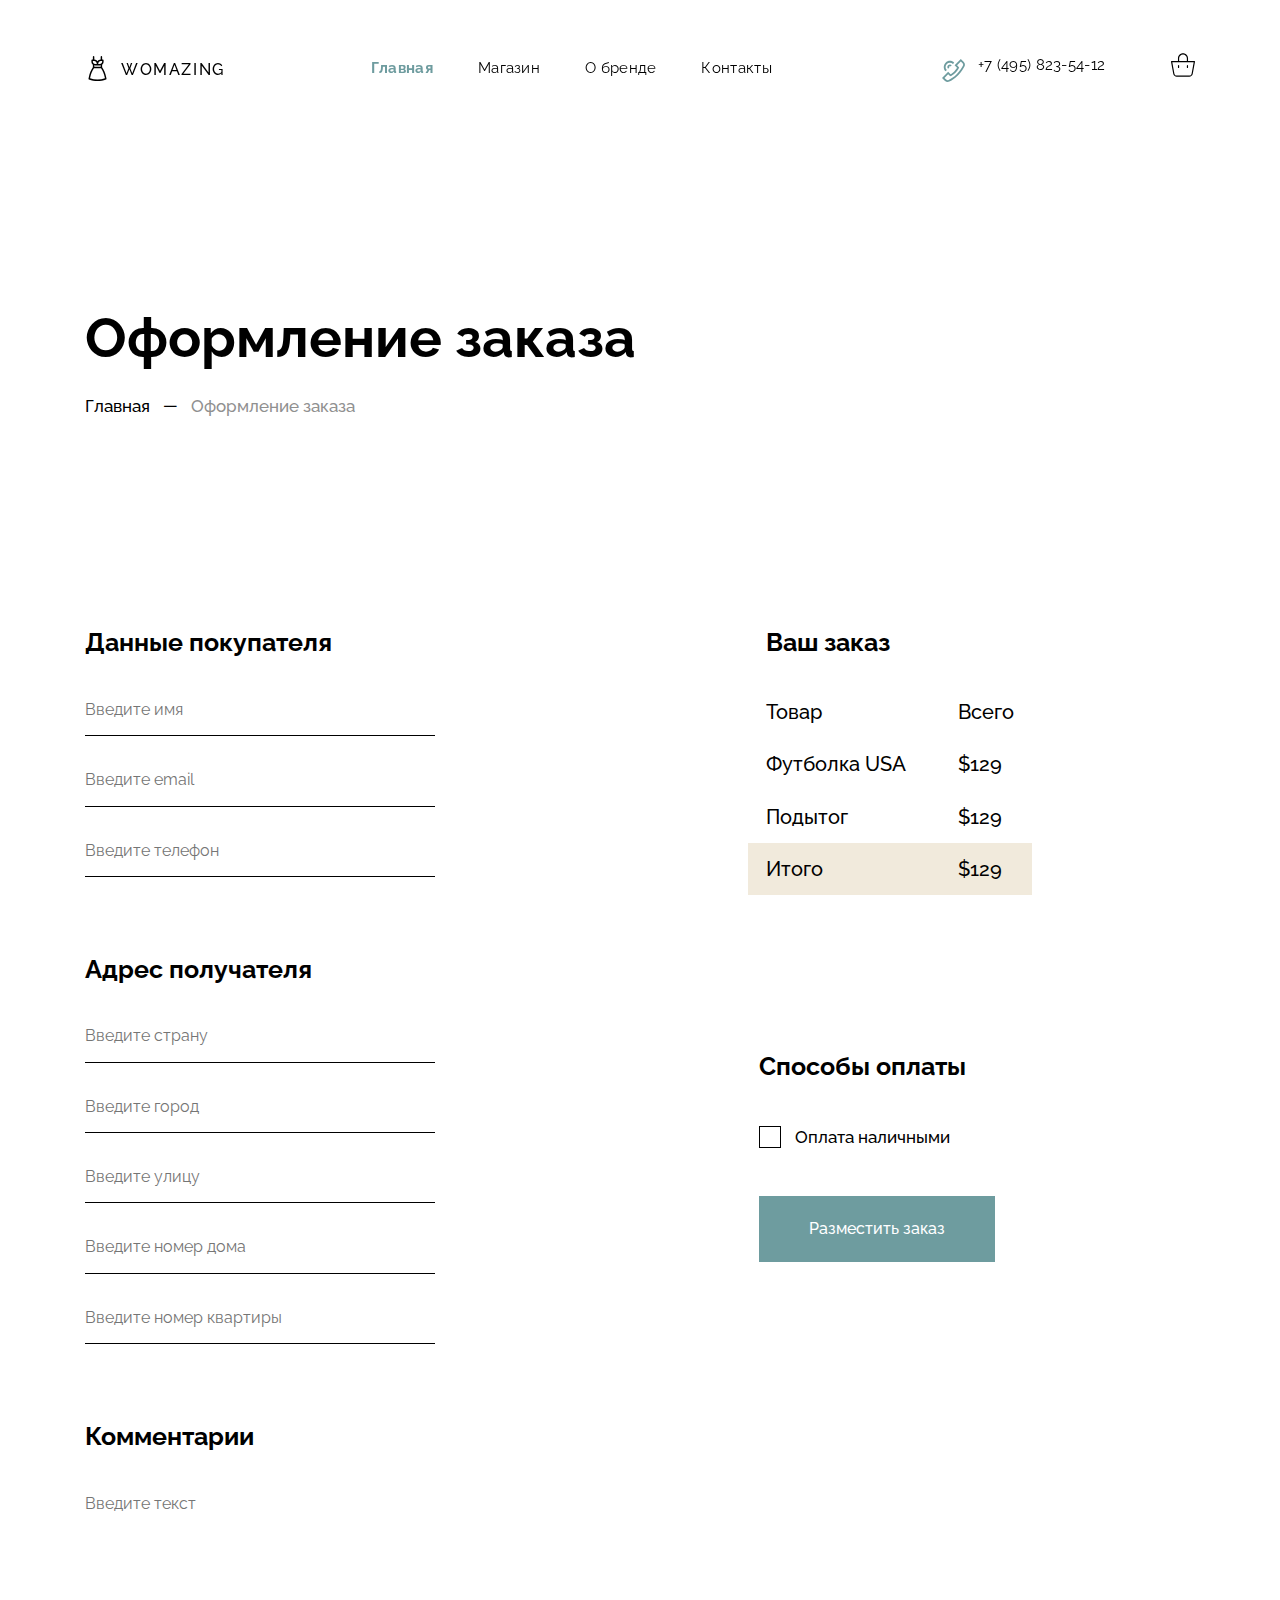
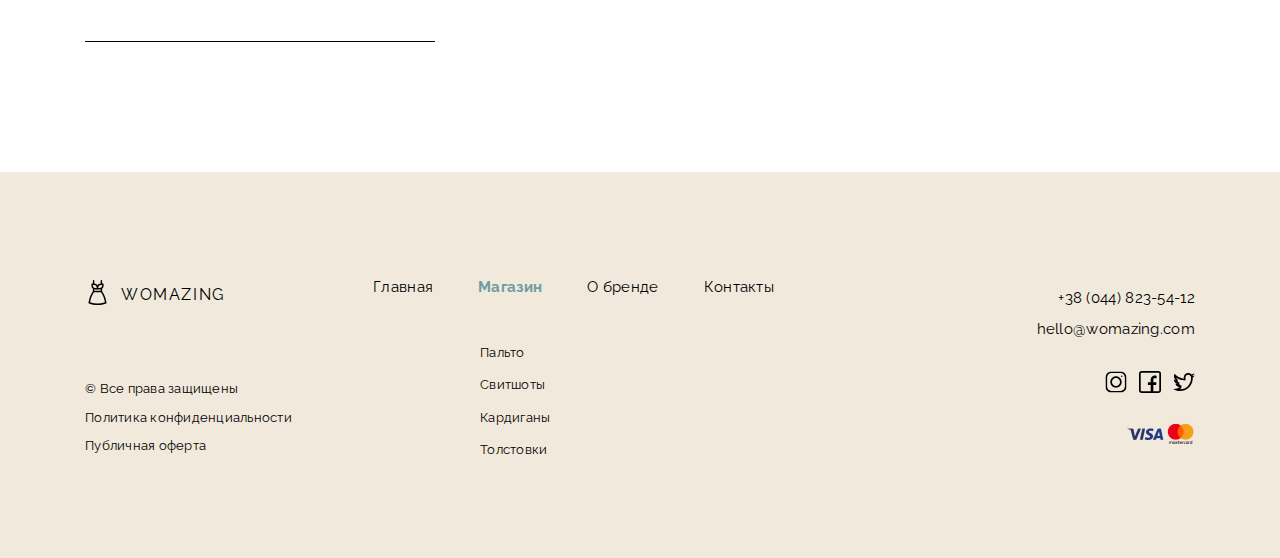
<file: checkout.html>
<!DOCTYPE html>
<html lang="ru">
<meta charset="UTF-8">
<meta name="viewport" content="width=device-width, initial-scale=1.0">
<title>Интернет-бутик Womazing</title>
<meta name="description"
    content="Откройте для себя последние тенденции женской моды в интернет-бутике Womazing - изысканная коллекция женской одежды. Почувствуйте элегантность с нашим исключительным ассортиментом платьев, аксессуаров и многого другого.">
<meta name="keywords"
    content="женская мода, интернет-бутик, Womazing, женская одежда, шоппинг, элегантные платья, модные аксессуары">
<meta name="author" content="Роман Ф.">
<meta name="robots" content="index, follow">
<meta property="og:title" content="Интернет-бутик Womazing">
<meta property="og:description"
    content="Войдите в мир моды Womazing и найдите свой уникальный стиль с нашей эксклюзивной коллекцией женской одежды.">
<meta property="og:type" content="website">
<!-- <meta property="og:url" content="http://www.yourwebsite.com"> -->
<!-- <meta property="og:image" content="http://www.yourwebsite.com/images/og-image.jpg"> -->

<!-- Adding favicon -->
<!-- <link rel="icon" type="image/png" href="favicon.png"> -->
<!-- <link rel="apple-touch-icon" href="apple-touch-icon.png"> -->

<!-- <link rel="canonical" href="http://www.yourwebsite.com"> -->
<link rel="preconnect" href="https://fonts.googleapis.com">
<link rel="preconnect" href="https://fonts.gstatic.com" crossorigin>
<link href="https://fonts.googleapis.com/css2?family=Raleway:wght@400;500;700&display=swap" rel="stylesheet">
<link rel="stylesheet" href="./assets/css/main.css">

<body class="body">
    <!-- Preloder -->
    <div class="loader-wrapper">
        <div class="loader"></div>
    </div>
    <!-- Preloder -->
    <!-- First Modal-window -->
    <div id="callbackModal" class="modal">
        <!-- Содержимое модального окна -->
        <div class="modal-content">
            <img src="./assets/img/close.svg" alt="Закрыть" class="close">
            <h3 class="modal-title">Заказать обратный звонок</h3>
            <form id="callbackForm">
                <div class="form-group">
                    <input type="text" id="name" name="name" placeholder="Имя" required>
                    <div class="error-message" id="name-error"></div>
                </div>
                <div class="form-group">
                    <input type="email" id="email" name="email" placeholder="E-mail" required>
                    <div class="error-message" id="email-error"></div>
                </div>
                <div class="form-group">
                    <input type="tel" id="phone" name="phone" placeholder="Телефон" required>
                    <div class="error-message" id="phone-error"></div>
                </div>
                <button type="submit" class="btn-submit">Заказать звонок</button>
            </form>
        </div>
    </div>
    <!-- First Modal-window -->
    <!-- Second Modal-window -->
    <div id="confirmationModal" class="modal">
        <!-- Содержимое второго модального окна -->
        <div class="modal-content confirmation-modal-content">
            <p class="modal-title">Отлично! Мы скоро вам перезвоним.</p>
            <button class="close-button">Закрыть</button>
        </div>
    </div>
    <!-- Second Modal-window -->
    <!-- Header -->
    <header class="header">
        <div class="container container_flex">
            <a href="index.html">
                <div class="logo">
                    <img src="./assets/img/dress.svg" alt="Dress" class="logo-image">
                    <p class="logo-text">Womazing</p>
                </div>
            </a>
            <!-- Навигационное меню -->
            <nav class="nav__menu">
                <ul class="menu__list">
                    <li class="menu__item menu__item_active">
                        <a class="menu__link menu__link_active" href="index.html">Главная</a>
                    </li>
                    <li class="menu__item">
                        <a class="menu__link" href="shop.html">Магазин</a>
                    </li>
                    <li class="menu__item">
                        <a class="menu__link" href="about.html">О бренде</a>
                    </li>
                    <li class="menu__item">
                        <a class="menu__link" href="contacts.html">Контакты</a>
                    </li>
                </ul>
            </nav>
            <button class="call-order-button" id="call-order--button">
                <div class="call-order-button-img"></div>
            </button>
            <a href="tel:+74958235412" class="phone-number">+7 (495) 823-54-12</a>
            <a href="cart.html" class="cart-button" id="cart-button">
                <img src="./assets/img/shopping-bags.svg" alt="Cart" class="cart-button-img">
            </a>
            <!-- burger -->
            <button class="burger-menu__button"></button>
            <nav class="burger-menu">
                <ul class="burger-menu__list">
                    <li class="menu__item menu__item_active">
                        <a class="menu__link menu__link_active" href="index.html">Главная</a>
                    </li>
                    <li class="menu__item">
                        <a class="menu__link" href="shop.html">Магазин</a>
                    </li>
                    <li class="menu__item">
                        <a class="menu__link" href="about.html">О бренде</a>
                    </li>
                    <li class="burger-menu__item">
                        <a class="menu__link" href="contacts.html">Контакты</a>
                    </li>
                </ul>
            </nav>
            <!-- burger -->
        </div>
    </header>
    <!-- Header -->
    <main class="checkout__content container">
        <section class="checkout__hat-wrapper">
            <h1 class="checkout__title">Оформление заказа</h1>
            <div class="checkout__bread-crumbs">
                <p class="checkout__bread-crumbs-main">Главная</p>
                <p>—</p>
                <p class="checkout__bread-crumbs-checkout-order">Оформление заказа</p>
            </div>
        </section>
        <section class="checkout-main-content">
            <div class="checkout__forms-wrapper">
                <div class="checkout__form-section">
                    <h2 class="checkout__form-section-title">Данные покупателя</h2>
                    <div class="checkout__inputs-wrapper">
                        <input type="text" class="checkout__input-name" placeholder="Введите имя">
                        <input type="email" class="checkout__input-email" placeholder="Введите email">
                        <input type="tel" class="checkout__input-phone" placeholder="Введите телефон">
                    </div>
                </div>

                <div class="checkout__form-section">
                    <h2 class="checkout__form-section-title">Адрес получателя</h2>
                    <div class="checkout__inputs-wrapper">
                        <input type="text" class="checkout__input-country" placeholder="Введите страну">
                        <input type="text" class="checkout__input-city" placeholder="Введите город">
                        <input type="text" class="checkout__input-street" placeholder="Введите улицу">
                        <input type="text" class="checkout__input-house" placeholder="Введите номер дома">
                        <input type="text" class="checkout__input-apartment" placeholder="Введите номер квартиры">
                    </div>
                </div>
                <div class="checkout__form-section">
                    <h2 class="checkout__form-section-title">Комментарии</h2>
                    <textarea class="checkout__input-comments" placeholder="Введите текст"></textarea>
                </div>
            </div>
            <div class="checkout__info-wraper">


                <div class="checkout__your-order">
                    <h3 class="checkout__your-order-title">Ваш заказ</h3>
                    <table class="checkout__your-order-table">
                        <tbody>
                            <tr>
                                <td class="item-name">Товар</td>
                                <td class="item-price">Всего</td>
                            </tr>
                            <tr>
                                <td class="item-name">Футболка USA</td>
                                <td class="item-price">$129</td>
                            </tr>
                            <tr>
                                <td class="item-name">Подытог</td>
                                <td class="item-price">$129</td>
                            </tr>
                            <tr class="checkout__your-order-wrapper-total">
                                <td class="item-name">Итого</td>
                                <td class="item-price">$129</td>
                            </tr>
                        </tbody>
                    </table>
                </div>




                <div class="checkout__pay-var">
                    <h3 class="checkout__pay-var-title">Способы оплаты</h3>
                    <div class="checkout__pay-var-option">
                        <button class="checkout__pay-var-option-check-box"></button>
                        <p class="checkout__pay-var-text">Оплата наличными</p>
                    </div>
                    <a href="succsess-page.html" class="place-the-order">Разместить заказ</a>
                </div>
            </div>
        </section>
    </main>
    <!-- Footer -->
    <footer class="footer">
        <div class="container container_flex">
            <div class="first-footer-wrapper">
                <a href="index.html">
                    <div class="logo">
                        <img src="./assets/img/dress.svg" alt="Dress" class="logo-image">
                        <p class="logo-text">Womazing</p>
                    </div>
                </a>
                <div class="footer__links">
                    <a href="#" class="footer__links-item">© Все права защищены</a>
                    <a href="#" class="footer__links-item">Политика конфиденциальности</a>
                    <a href="#" class="footer__links-item">Публичная оферта</a>
                </div>
            </div>
            <div class="second-footer-wrapper">
                <nav class="nav__menu nav__menu_footer">
                    <ul class="menu__list">
                        <li class="menu__item">
                            <a class="menu__link" href="index.html">Главная</a>
                        </li>
                        <li class="menu__item menu__item_active">
                            <a class="menu__link menu__link_active" href="shop.html">Магазин</a>
                        </li>
                        <li class="menu__item">
                            <a class="menu__link" href="about.html">О бренде</a>
                        </li>
                        <li class="menu__item">
                            <a class="menu__link" href="contacts.html">Контакты</a>
                        </li>
                    </ul>
                </nav>
                <div class="clothing-category">
                    <a href="#" class="clothing-category__item">Пальто</a>
                    <a href="#" class="clothing-category__item">Свитшоты</a>
                    <a href="#" class="clothing-category__item">Кардиганы</a>
                    <a href="#" class="clothing-category__item">Толстовки</a>
                </div>
            </div>
            <div class="third-footer-wrapper">
                <a href="#" class="footer__phone-number">+38 (044) 823-54-12</a>
                <a href="#" class="footer__email">hello@womazing.com</a>
                <div class="footer__socials">
                    <a href="#" class="footer__socials-icon">
                        <img src="./assets/img/instagram.svg" alt="Instagram" class="footer__socials-icon-img">
                    </a>
                    <a href="#" class="footer__socials-icon">
                        <img src="./assets/img/facebook.svg" alt="Facebook" class="footer__socials-icon-img">
                    </a>
                    <a href="#" class="footer__socials-icon">
                        <img src="./assets/img/twitter.svg" alt="Twitter" class="footer__socials-icon-img">
                    </a>
                </div>
                <a href="#" class="payment-wrapper">
                    <img src="./assets/img/visa-mastercard.png" alt="Payment" class="payment">
                </a>
            </div>
        </div>
    </footer>
    <!-- Footer -->
    <!-- Scripts -->
    <script src="./assets/js/preloader.js"></script>
    <script src="./assets/js/header-sroll.js"></script>
    <script src="./assets/js/modal-window.js"></script>
    <script src="./assets/js/offer-slider.js"></script>
    <script src="./assets/js/dream-team-animation.js"></script>
    <script src="./assets/js/shop.js"></script>
    <script src="./assets/js/one-item.js"></script>
    <script src="./assets/js/burger.js"></script>
    <script src="./assets/js/cart.js"></script>
    <script src="./assets/js/checkout.js"></script>
    <script src="https://api-maps.yandex.ru/2.1/?apikey=3caa7039-b448-4f28-8b86-73c70665f8e3&lang=ru_RU"
        type="text/javascript"></script>
    <script src="./assets/js/map.js"></script>
    <script src="./assets/js/submit.js"></script>   
    <!-- Scripts -->
</body>

</html>
</file>
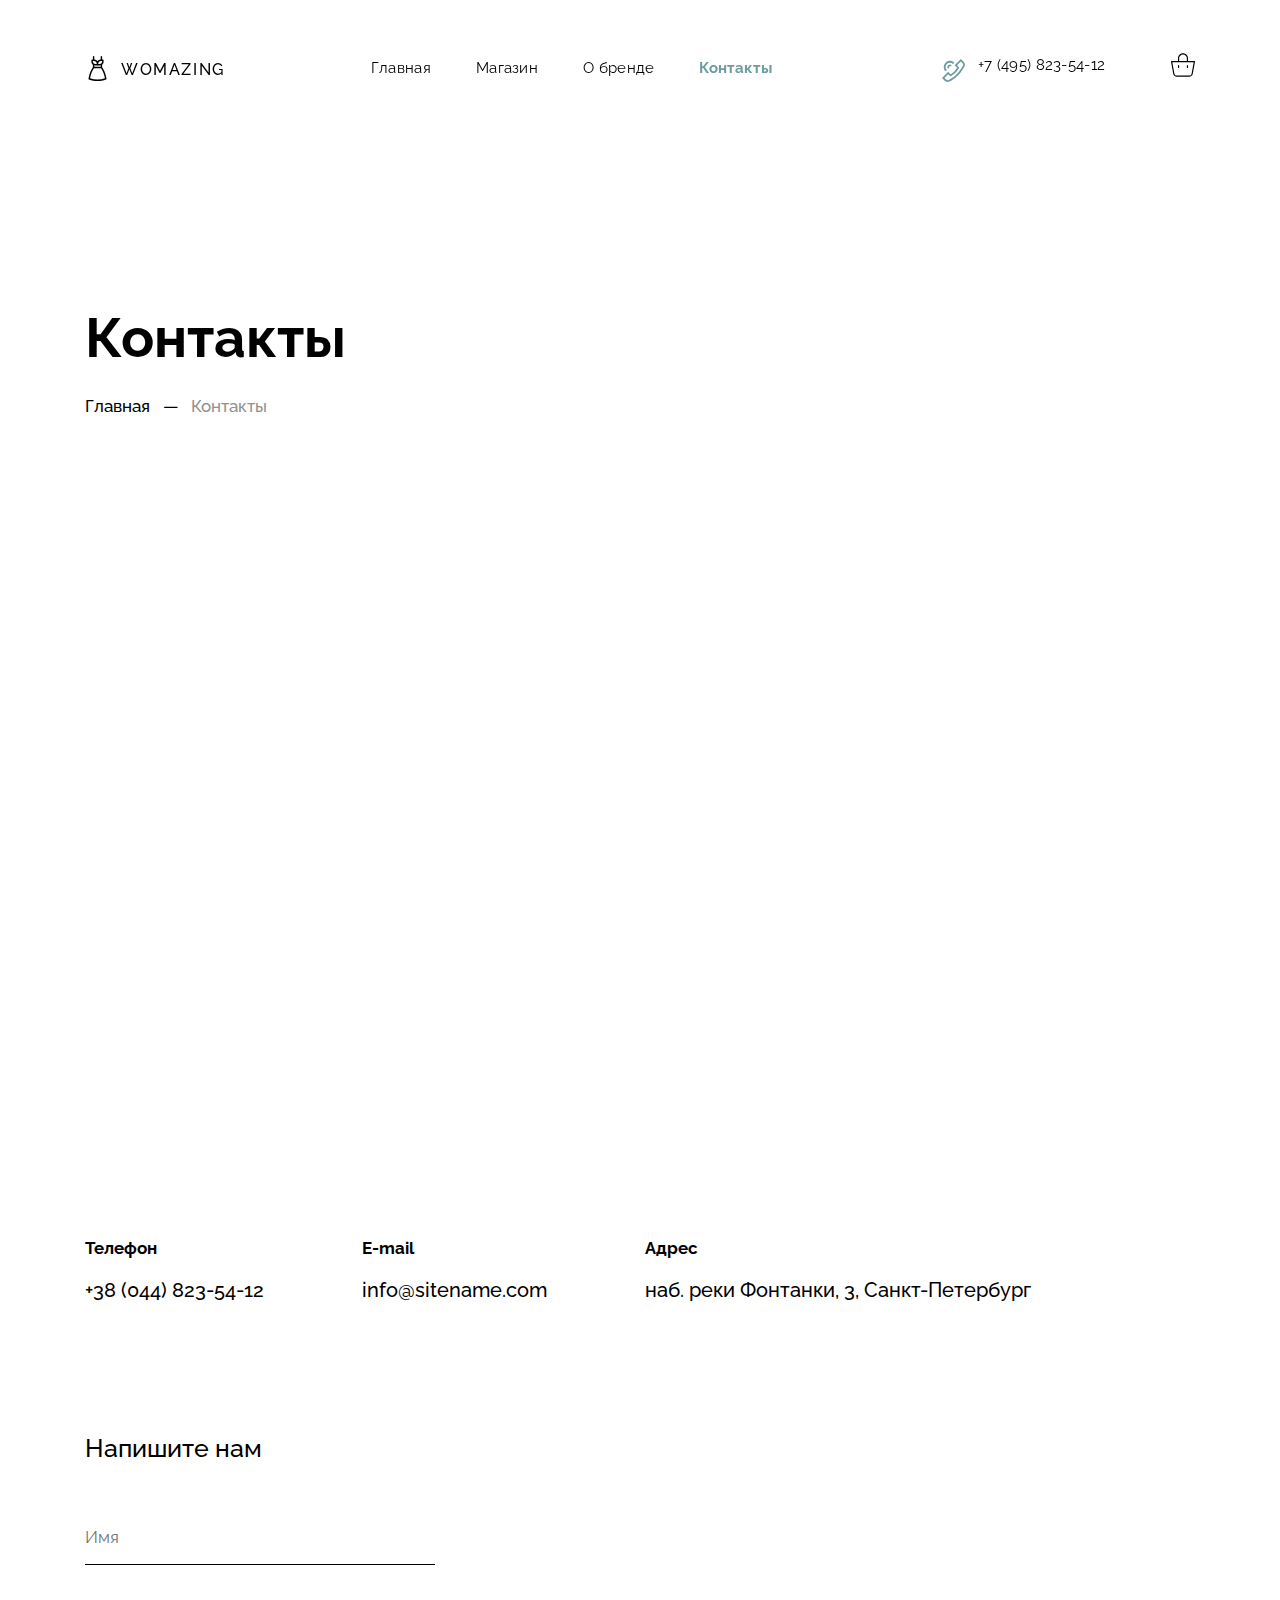
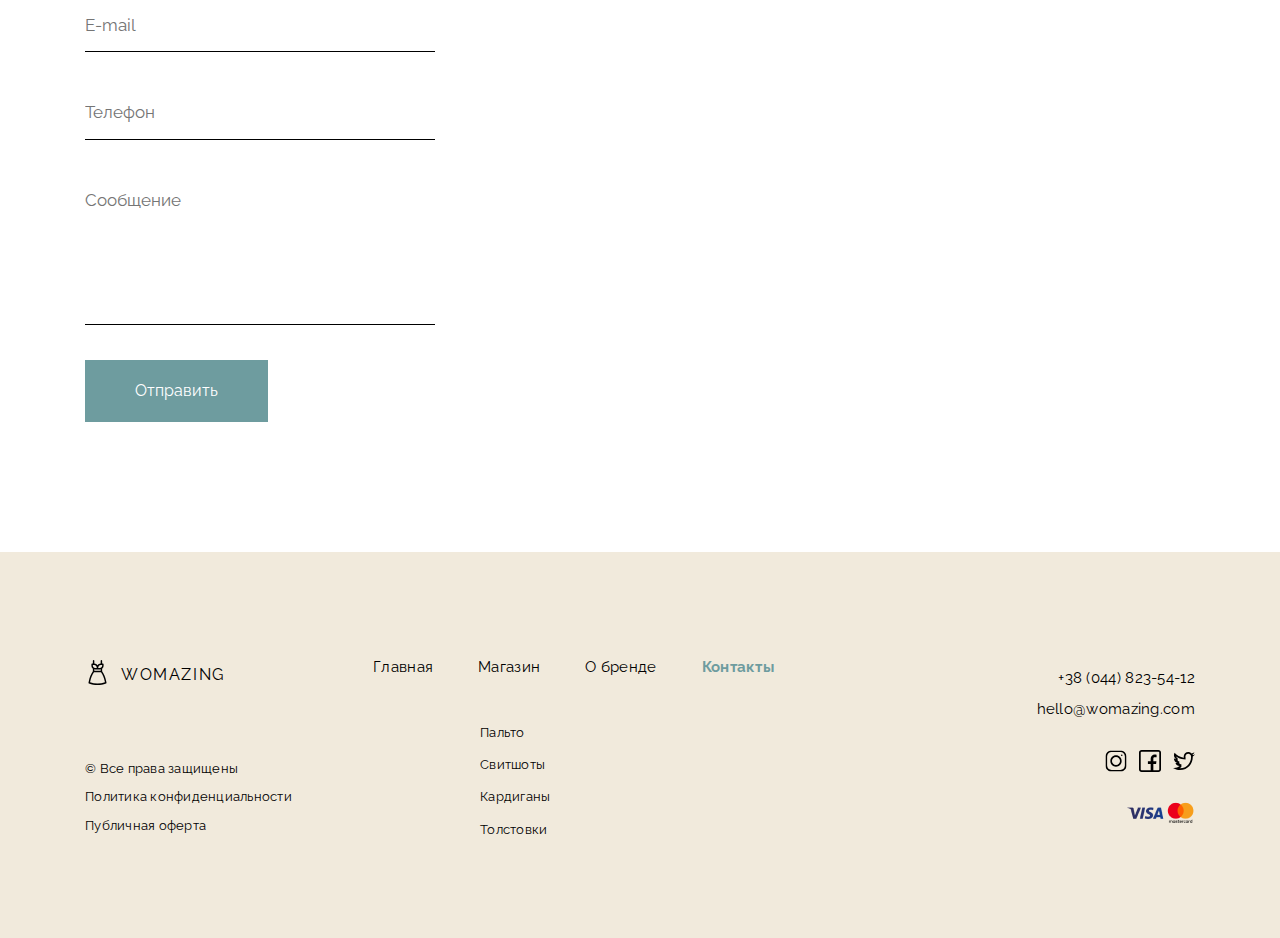
<file: contacts.html>
<!DOCTYPE html>
<html lang="ru">
<meta charset="UTF-8">
<meta name="viewport" content="width=device-width, initial-scale=1.0">
<title>Интернет-бутик Womazing</title>
<meta name="description"
    content="Откройте для себя последние тенденции женской моды в интернет-бутике Womazing - изысканная коллекция женской одежды. Почувствуйте элегантность с нашим исключительным ассортиментом платьев, аксессуаров и многого другого.">
<meta name="keywords"
    content="женская мода, интернет-бутик, Womazing, женская одежда, шоппинг, элегантные платья, модные аксессуары">
<meta name="author" content="Роман Ф.">
<meta name="robots" content="index, follow">
<meta property="og:title" content="Интернет-бутик Womazing">
<meta property="og:description"
    content="Войдите в мир моды Womazing и найдите свой уникальный стиль с нашей эксклюзивной коллекцией женской одежды.">
<meta property="og:type" content="website">
<!-- <meta property="og:url" content="http://www.yourwebsite.com"> -->
<!-- <meta property="og:image" content="http://www.yourwebsite.com/images/og-image.jpg"> -->

<!-- Adding favicon -->
<!-- <link rel="icon" type="image/png" href="favicon.png"> -->
<!-- <link rel="apple-touch-icon" href="apple-touch-icon.png"> -->

<!-- <link rel="canonical" href="http://www.yourwebsite.com"> -->
<link rel="preconnect" href="https://fonts.googleapis.com">
<link rel="preconnect" href="https://fonts.gstatic.com" crossorigin>
<link href="https://fonts.googleapis.com/css2?family=Raleway:wght@400;500;700&display=swap" rel="stylesheet">
<link rel="stylesheet" href="./assets/css/main.css">

<body class="body">
    <!-- Preloder -->
    <div class="loader-wrapper">
        <div class="loader"></div>
    </div>
    <!-- Preloder -->
    <!-- First Modal-window -->
    <div id="callbackModal" class="modal">
        <!-- Содержимое модального окна -->
        <div class="modal-content">
            <img src="./assets/img/close.svg" alt="Закрыть" class="close">
            <h3 class="modal-title">Заказать обратный звонок</h3>
            <form id="callbackForm">
                <div class="form-group">
                    <input type="text" id="name" name="name" placeholder="Имя" required>
                    <div class="error-message" id="name-error"></div>
                </div>
                <div class="form-group">
                    <input type="email" id="email" name="email" placeholder="E-mail" required>
                    <div class="error-message" id="email-error"></div>
                </div>
                <div class="form-group">
                    <input type="tel" id="phone" name="phone" placeholder="Телефон" required>
                    <div class="error-message" id="phone-error"></div>
                </div>
                <button type="submit" class="btn-submit">Заказать звонок</button>
            </form>
        </div>
    </div>
    <!-- First Modal-window -->
    <!-- Second Modal-window -->
    <div id="confirmationModal" class="modal">
        <!-- Содержимое второго модального окна -->
        <div class="modal-content confirmation-modal-content">
            <p class="modal-title">Отлично! Мы скоро вам перезвоним.</p>
            <button class="close-button">Закрыть</button>
        </div>
    </div>
    <!-- Second Modal-window -->
    <!-- Header -->
    <header class="header">
        <div class="container container_flex">
            <a href="index.html">
                <div class="logo">
                    <img src="./assets/img/dress.svg" alt="Dress" class="logo-image">
                    <p class="logo-text">Womazing</p>
                </div>
            </a>
            <!-- Навигационное меню -->
            <nav class="nav__menu">
                <ul class="menu__list">
                    <li class="menu__item">
                        <a class="menu__link" href="index.html">Главная</a>
                    </li>
                    <li class="menu__item">
                        <a class="menu__link" href="shop.html">Магазин</a>
                    </li>
                    <li class="menu__item">
                        <a class="menu__link" href="about.html">О бренде</a>
                    </li>
                    <li class="menu__item menu__item_active">
                        <a class="menu__link menu__link_active" href="contacts.html">Контакты</a>
                    </li>
                </ul>
            </nav>
            <button class="call-order-button" id="call-order--button">
                <div class="call-order-button-img"></div>
            </button>
            <a href="tel:+74958235412" class="phone-number">+7 (495) 823-54-12</a>
            <a href="cart.html" class="cart-button" id="cart-button">
                <img src="./assets/img/shopping-bags.svg" alt="Cart" class="cart-button-img">
            </a>
            <!-- burger -->
            <button class="burger-menu__button"></button>
            <nav class="burger-menu">
                <ul class="burger-menu__list">
                    <li class="menu__item">
                        <a class="menu__link" href="index.html">Главная</a>
                    </li>
                    <li class="menu__item">
                        <a class="menu__link" href="shop.html">Магазин</a>
                    </li>
                    <li class="menu__item">
                        <a class="menu__link" href="about.html">О бренде</a>
                    </li>
                    <li class="burger-menu__item menu__item_active">
                        <a class="menu__link menu__link_active" href="contacts.html">Контакты</a>
                    </li>
                </ul>
            </nav>
            <!-- burger -->
        </div>
    </header>
    <!-- Header -->
    <main class="contacts container">
        <div class="contacts__hat">
            <h1 class="contacts__title">Контакты</h1>
            <div class="contacts__bread-crumbs">
                <p class="contacts__bread-crumbs">Главная</p>
                <p>—</p>
                <p class="contacts__bread-crumb-contacts">Контакты</p>
            </div>
        </div>
        <div id="map" class="map"></div>
        <div class="contacts__info-wrapper">
            <div class="contacts__info-phone-wrapper">
                <h4 class="contacts__info-title">Телефон</h4>
                <a href="#" class="contacts__info-link">+38 (044) 823-54-12</a>
            </div>
            <div class="contacts__info-email-wrapper">
                <h4 class="contacts__info-title">E-mail</h4>
                <a href="#" class="contacts__info-link">info@sitename.com</a>
            </div>
            <div class="contacts__info-adress-wrapper">
                <h4 class="contacts__info-title">Адрес</h4>
                <a href="#" class="contacts__info-link">наб. реки Фонтанки, 3, Санкт-Петербург</a>
            </div>
        </div>
        <div class="feedback-form">
            <h3 class="feedback-form__title">Напишите нам</h3>
            <form action="/your-server-side-handler" method="POST" class="feedback-form__body">
                <div class="form-group">
                    <input type="text" name="name" placeholder="Имя" required>
                </div>
                <div class="form-group">
                    <input type="email" name="email" placeholder="E-mail" required>
                </div>
                <div class="form-group">
                    <input type="tel" name="phone" placeholder="Телефон" required>
                </div>
                <div class="form-group form-group_ta">
                    <textarea name="message" placeholder="Сообщение" class="form-group__text-area" required></textarea>
                </div>
                <div class="form-group-button">
                    <input type="submit" value="Отправить" class="feedback-form__submit-button">
                </div>
            </form>
            <div class="feedback-form__success-message">Сообщение успешно отправлено</div>
        </div>
    </main>
    <!-- Footer -->
    <footer class="footer">
        <div class="container container_flex">
            <div class="first-footer-wrapper">
                <a href="index.html">
                    <div class="logo">
                        <img src="./assets/img/dress.svg" alt="Dress" class="logo-image">
                        <p class="logo-text">Womazing</p>
                    </div>
                </a>
                <div class="footer__links">
                    <a href="#" class="footer__links-item">© Все права защищены</a>
                    <a href="#" class="footer__links-item">Политика конфиденциальности</a>
                    <a href="#" class="footer__links-item">Публичная оферта</a>
                </div>
            </div>
            <div class="second-footer-wrapper">
                <nav class="nav__menu nav__menu_footer">
                    <ul class="menu__list">
                        <li class="menu__item">
                            <a class="menu__link" href="index.html">Главная</a>
                        </li>
                        <li class="menu__item">
                            <a class="menu__link" href="shop.html">Магазин</a>
                        </li>
                        <li class="menu__item">
                            <a class="menu__link" href="about.html">О бренде</a>
                        </li>
                        <li class="menu__item menu__item_active">
                            <a class="menu__link menu__link_active" href="contacts.html">Контакты</a>
                        </li>
                    </ul>
                </nav>
                <div class="clothing-category">
                    <a href="#" class="clothing-category__item">Пальто</a>
                    <a href="#" class="clothing-category__item">Свитшоты</a>
                    <a href="#" class="clothing-category__item">Кардиганы</a>
                    <a href="#" class="clothing-category__item">Толстовки</a>
                </div>
            </div>
            <div class="third-footer-wrapper">
                <a href="#" class="footer__phone-number">+38 (044) 823-54-12</a>
                <a href="#" class="footer__email">hello@womazing.com</a>
                <div class="footer__socials">
                    <a href="#" class="footer__socials-icon">
                        <img src="./assets/img/instagram.svg" alt="Instagram" class="footer__socials-icon-img">
                    </a>
                    <a href="#" class="footer__socials-icon">
                        <img src="./assets/img/facebook.svg" alt="Facebook" class="footer__socials-icon-img">
                    </a>
                    <a href="#" class="footer__socials-icon">
                        <img src="./assets/img/twitter.svg" alt="Twitter" class="footer__socials-icon-img">
                    </a>
                </div>
                <a href="#" class="payment-wrapper">
                    <img src="./assets/img/visa-mastercard.png" alt="Payment" class="payment">
                </a>
            </div>
        </div>
    </footer>
    <!-- Footer -->
    <!-- Scripts -->
    <script src="./assets/js/preloader.js"></script>
    <script src="./assets/js/header-sroll.js"></script>
    <script src="./assets/js/modal-window.js"></script>
    <script src="./assets/js/offer-slider.js"></script>
    <script src="./assets/js/dream-team-animation.js"></script>
    <script src="./assets/js/shop.js"></script>
    <script src="./assets/js/one-item.js"></script>
    <script src="./assets/js/burger.js"></script>
    <script src="./assets/js/cart.js"></script>
    <script src="./assets/js/checkout.js"></script>
    <script src="https://api-maps.yandex.ru/2.1/?apikey=3caa7039-b448-4f28-8b86-73c70665f8e3&lang=ru_RU"
        type="text/javascript"></script>
    <script src="./assets/js/map.js"></script>
    <script src="./assets/js/submit.js"></script>   
    <!-- Scripts -->
</body>

</html>
</file>
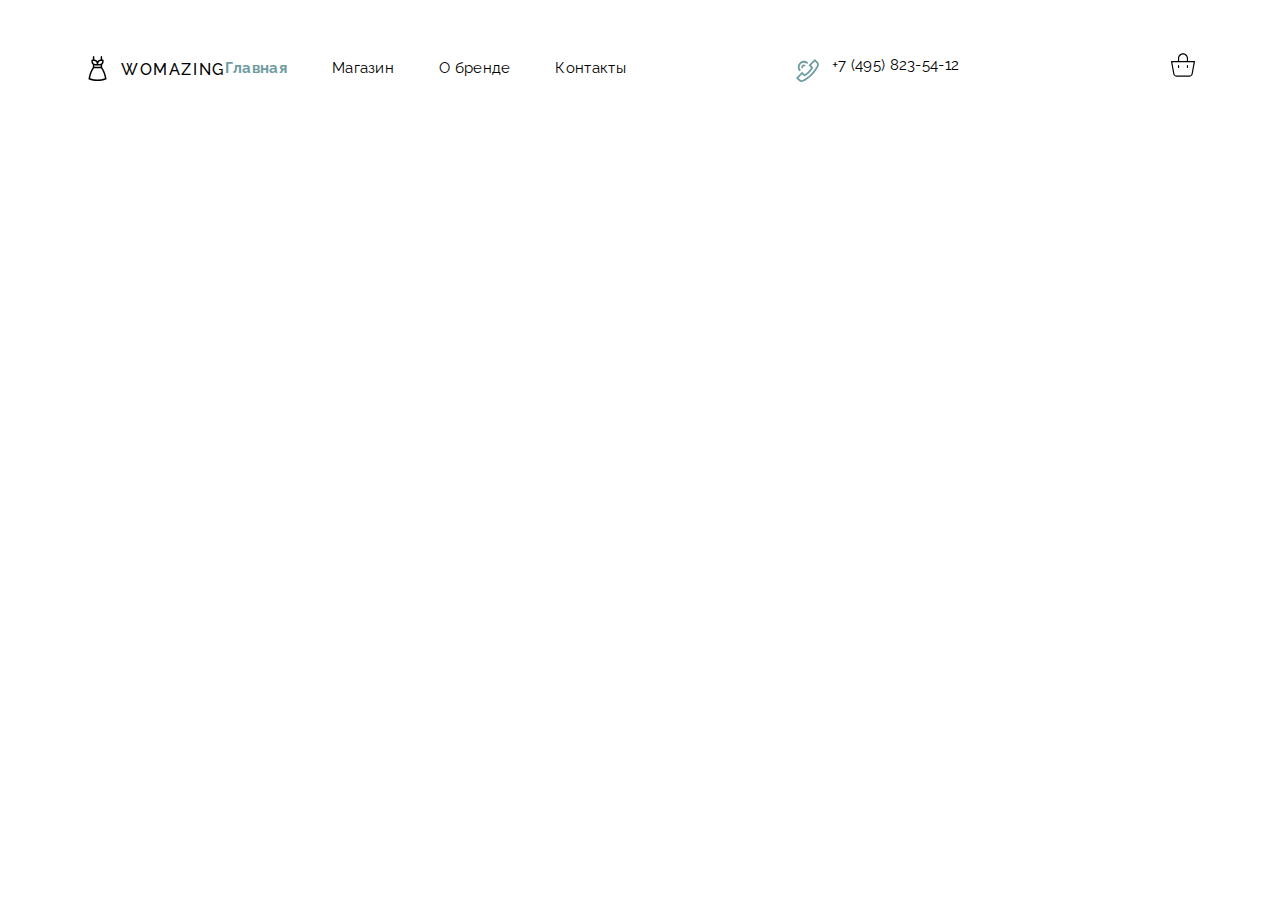
<file: home.html>
<!DOCTYPE html>
<html lang="ru">
<meta charset="UTF-8">
<meta name="viewport" content="width=device-width, initial-scale=1.0">
<title>Интернет-бутик Womazing</title>
<meta name="description"
    content="Откройте для себя последние тенденции женской моды в интернет-бутике Womazing - изысканная коллекция женской одежды. Почувствуйте элегантность с нашим исключительным ассортиментом платьев, аксессуаров и многого другого.">
<meta name="keywords"
    content="женская мода, интернет-бутик, Womazing, женская одежда, шоппинг, элегантные платья, модные аксессуары">
<meta name="author" content="Роман Ф.">
<meta name="robots" content="index, follow">
<meta property="og:title" content="Интернет-бутик Womazing">
<meta property="og:description"
    content="Войдите в мир моды Womazing и найдите свой уникальный стиль с нашей эксклюзивной коллекцией женской одежды.">
<meta property="og:type" content="website">
<!-- <meta property="og:url" content="http://www.yourwebsite.com"> -->
<!-- <meta property="og:image" content="http://www.yourwebsite.com/images/og-image.jpg"> -->

<!-- Adding favicon -->
<!-- <link rel="icon" type="image/png" href="favicon.png"> -->
<!-- <link rel="apple-touch-icon" href="apple-touch-icon.png"> -->

<!-- <link rel="canonical" href="http://www.yourwebsite.com"> -->
<link rel="preconnect" href="https://fonts.googleapis.com">
<link rel="preconnect" href="https://fonts.gstatic.com" crossorigin>
<link href="https://fonts.googleapis.com/css2?family=Raleway:wght@400;500;700&display=swap" rel="stylesheet">
<link rel="stylesheet" href="../assets/css/main.css">

<body class="body">

    <div class="loader-wrapper">
        <div class="loader"></div>
    </div>


    <header class="header">
        <div class="container container_flex">
            <div class="logo">
                <img src="../assets/img/dress.svg" alt="Dress" class="logo-image">
                <p class="logo-text">Womazing</p>
            </div>
            <!-- Навигационное меню -->
            <nav class="menu">
                <ul class="menu__list">
                    <li class="menu__item menu__item_active"><a class="menu__link menu__link_active"
                            href="home.html">Главная</a></li>
                    <li class="menu__item">
                        <a class="menu__link" href="shop.html">Магазин</a>
                    </li>
                    <li class="menu__item">
                        <a class="menu__link" href="about.html">О бренде</a>
                    </li>
                    <li class="menu__item">
                        <a class="menu__link" href="contacts.html">Контакты</a>
                    </li>
                </ul>
            </nav>
            <button class="call-order-button" id="call-order--button">
                <div class="call-order-button-img"></div>
            </button>
            <a href="#" class="phone-number">+7 (495) 823-54-12</a>
            <button class="cart-button" id="cart-button">
                <img src="../assets/img/shopping-bags.svg" alt="Cart" class="cart-button-img">
            </button>
        </div>
    </header>



    <!-- Modal-window -->
    <div id="callbackModal" class="modal">
        <!-- Содержимое модального окна -->
        <div class="modal-content">
            <img src="../assets/img/close.svg" alt="Закрыть" class="close">
            <h3 class="modal-title">Заказать обратный звонок</h2>
                <form id="callbackForm">
                    <div class="form-group">
                        <input type="text" id="name" name="name" placeholder="Имя">
                    </div>
                    <div class="form-group">
                        <input type="email" id="email" name="email" placeholder="E-mail">
                    </div>
                    <div class="form-group">
                        <input type="tel" id="phone" name="phone" placeholder="Телефон">
                    </div>
                    <button type="submit" class="btn-submit">Заказать звонок</button>
                </form>
        </div>
    </div>
    <!-- Modal-window -->



    <script src="../assets/js/preloader.js"></script>
    <script src="../assets/js/modal-window.js"></script>
</body>

</html>
</file>
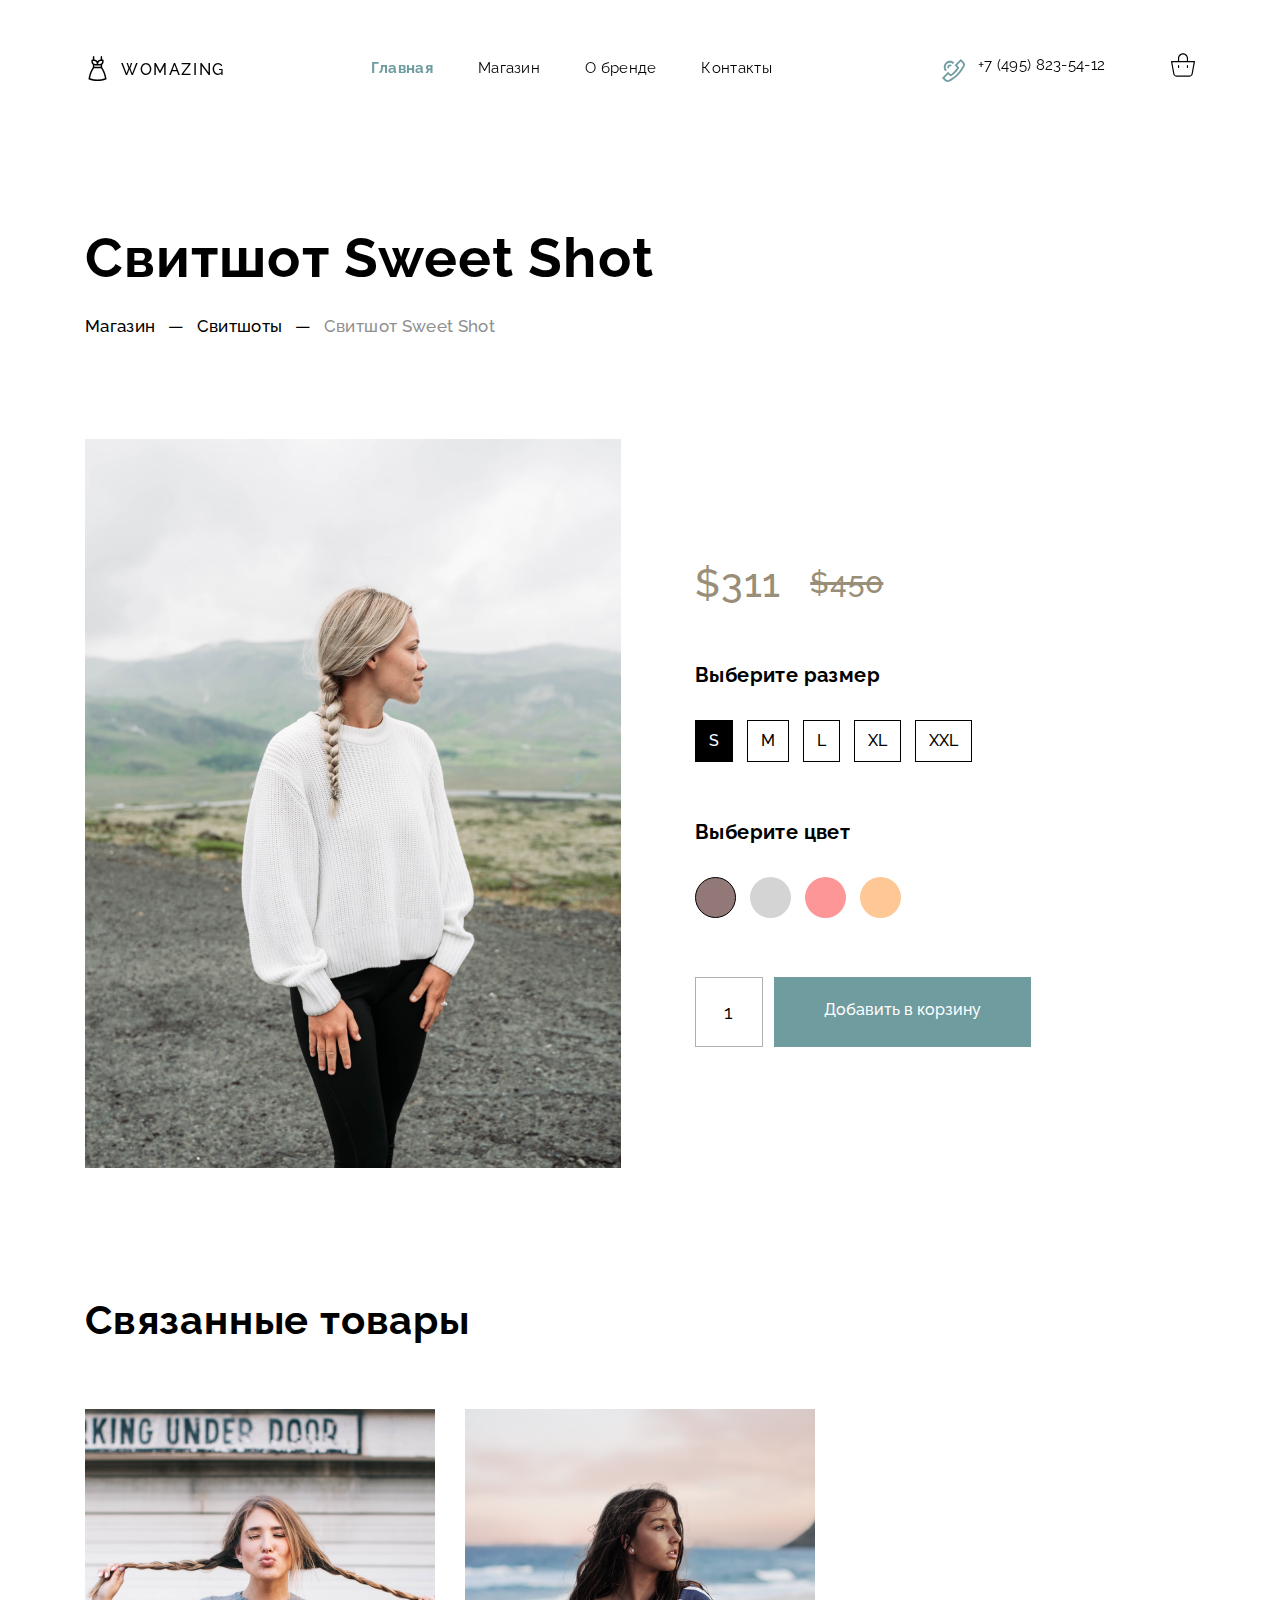
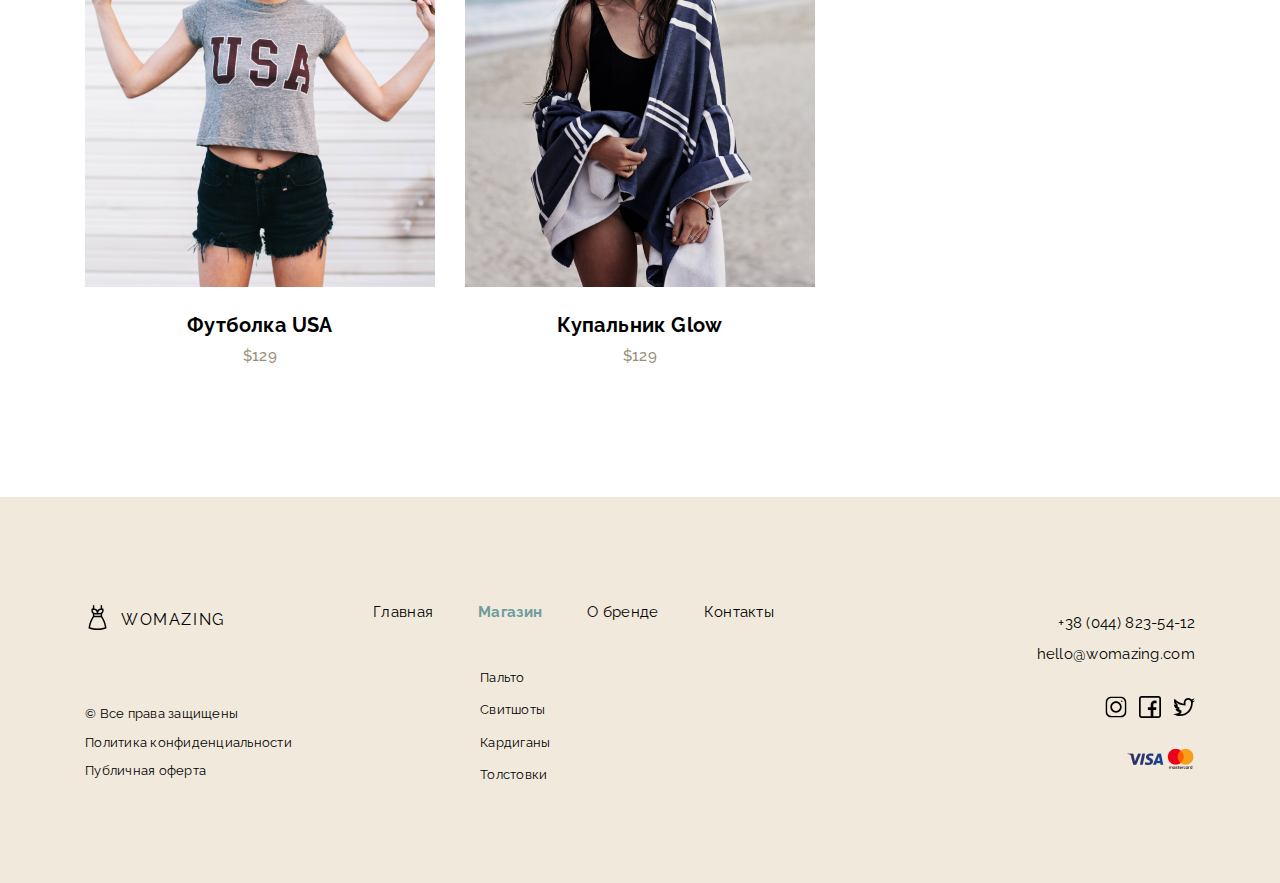
<file: one-item.html>
<!DOCTYPE html>
<html lang="ru">
<meta charset="UTF-8">
<meta name="viewport" content="width=device-width, initial-scale=1.0">
<title>Интернет-бутик Womazing</title>
<meta name="description"
    content="Откройте для себя последние тенденции женской моды в интернет-бутике Womazing - изысканная коллекция женской одежды. Почувствуйте элегантность с нашим исключительным ассортиментом платьев, аксессуаров и многого другого.">
<meta name="keywords"
    content="женская мода, интернет-бутик, Womazing, женская одежда, шоппинг, элегантные платья, модные аксессуары">
<meta name="author" content="Роман Ф.">
<meta name="robots" content="index, follow">
<meta property="og:title" content="Интернет-бутик Womazing">
<meta property="og:description"
    content="Войдите в мир моды Womazing и найдите свой уникальный стиль с нашей эксклюзивной коллекцией женской одежды.">
<meta property="og:type" content="website">
<!-- <meta property="og:url" content="http://www.yourwebsite.com"> -->
<!-- <meta property="og:image" content="http://www.yourwebsite.com/images/og-image.jpg"> -->

<!-- Adding favicon -->
<!-- <link rel="icon" type="image/png" href="favicon.png"> -->
<!-- <link rel="apple-touch-icon" href="apple-touch-icon.png"> -->

<!-- <link rel="canonical" href="http://www.yourwebsite.com"> -->
<link rel="preconnect" href="https://fonts.googleapis.com">
<link rel="preconnect" href="https://fonts.gstatic.com" crossorigin>
<link href="https://fonts.googleapis.com/css2?family=Raleway:wght@400;500;700&display=swap" rel="stylesheet">
<link rel="stylesheet" href="./assets/css/main.css">

<body class="body">
    <!-- Preloder -->
    <div class="loader-wrapper">
        <div class="loader"></div>
    </div>
    <!-- Preloder -->
    <!-- First Modal-window -->
    <div id="callbackModal" class="modal">
        <!-- Содержимое модального окна -->
        <div class="modal-content">
            <img src="./assets/img/close.svg" alt="Закрыть" class="close">
            <h3 class="modal-title">Заказать обратный звонок</h3>
            <form id="callbackForm">
                <div class="form-group">
                    <input type="text" id="name" name="name" placeholder="Имя" required>
                    <div class="error-message" id="name-error"></div>
                </div>
                <div class="form-group">
                    <input type="email" id="email" name="email" placeholder="E-mail" required>
                    <div class="error-message" id="email-error"></div>
                </div>
                <div class="form-group">
                    <input type="tel" id="phone" name="phone" placeholder="Телефон" required>
                    <div class="error-message" id="phone-error"></div>
                </div>
                <button type="submit" class="btn-submit">Заказать звонок</button>
            </form>
        </div>
    </div>
    <!-- First Modal-window -->
    <!-- Second Modal-window -->
    <div id="confirmationModal" class="modal">
        <!-- Содержимое второго модального окна -->
        <div class="modal-content confirmation-modal-content">
            <p class="modal-title">Отлично! Мы скоро вам перезвоним.</p>
            <button class="close-button">Закрыть</button>
        </div>
    </div>
    <!-- Second Modal-window -->
    <!-- Header -->
    <header class="header">
        <div class="container container_flex">
            <a href="index.html">
                <div class="logo">
                    <img src="./assets/img/dress.svg" alt="Dress" class="logo-image">
                    <p class="logo-text">Womazing</p>
                </div>
            </a>
            <!-- Навигационное меню -->
            <nav class="nav__menu">
                <ul class="menu__list">
                    <li class="menu__item menu__item_active">
                        <a class="menu__link menu__link_active" href="index.html">Главная</a>
                    </li>
                    <li class="menu__item">
                        <a class="menu__link" href="shop.html">Магазин</a>
                    </li>
                    <li class="menu__item">
                        <a class="menu__link" href="about.html">О бренде</a>
                    </li>
                    <li class="menu__item">
                        <a class="menu__link" href="contacts.html">Контакты</a>
                    </li>
                </ul>
            </nav>
            <button class="call-order-button" id="call-order--button">
                <div class="call-order-button-img"></div>
            </button>
            <a href="tel:+74958235412" class="phone-number">+7 (495) 823-54-12</a>
            <a href="cart.html" class="cart-button" id="cart-button">
                <img src="./assets/img/shopping-bags.svg" alt="Cart" class="cart-button-img">
            </a>
            <!-- burger -->
            <button class="burger-menu__button"></button>
            <nav class="burger-menu">
                <ul class="burger-menu__list">
                    <li class="menu__item menu__item_active">
                        <a class="menu__link menu__link_active" href="index.html">Главная</a>
                    </li>
                    <li class="menu__item">
                        <a class="menu__link" href="shop.html">Магазин</a>
                    </li>
                    <li class="menu__item">
                        <a class="menu__link" href="about.html">О бренде</a>
                    </li>
                    <li class="burger-menu__item">
                        <a class="menu__link" href="contacts.html">Контакты</a>
                    </li>
                </ul>
            </nav>
            <!-- burger -->
        </div>
    </header>
    <!-- Header -->

    <section class="one-item">
        <div class="container">
            <h1 class="one-item__title">Свитшот Sweet Shot</h1>
            <div class="one-item__bread-crumbs">
                <p class="one-item__bread-crumbs-text-tab">Магазин</p>
                <p class="one-item__bread-crumbs-text-tab">—</p>
                <p class="one-item__bread-crumbs-text-tab">Свитшоты</p>
                <p class="one-item__bread-crumbs-text-tab">—</p>
                <p class="one-item__bread-crumbs-text-tab active">Свитшот Sweet Shot</p>
            </div>
            <main class="one-item__main-content">
                <div class="one-item__product-wrapper">
                    <div class="one-item__product-img"></div>
                    <div class="one-item__info">
                        <div class="one-item__price_block">
                            <p class="one-item__price">$311</p>
                            <p class="one-item__price_recut">$450</p>
                        </div>
                        <div class="one-item__choose-a-size-wrapper">
                            <h4 class="one-item__choose-a-size">Выберите размер</h4>
                            <div class="one-item__sizes">
                                <button class="one-item__size active">S</button>
                                <button class="one-item__size">M</button>
                                <button class="one-item__size">L</button>
                                <button class="one-item__size">XL</button>
                                <button class="one-item__size">XXL</button>
                            </div>
                        </div>
                        <div class="one-item__choose-a-color-wrapper">
                            <h4 class="one-item__choose-a-color">Выберите цвет</h4>
                            <div class="one-item__colors">
                                <div class="one-item__color active one-item__color_v1"></div>
                                <div class="one-item__color one-item__color_v2"></div>
                                <div class="one-item__color one-item__color_v3"></div>
                                <div class="one-item__color one-item__color_v4"></div>
                            </div>
                        </div>
                        <div class="one-item__cart-control">
                            <span class="one-item__cart-control-quantity-display">1</span>
                            <a href="#" class="add-to-cart-button">Добавить в корзину</a>
                        </div>
                    </div>
                </div>
                <div class="one-item__related-products">
                    <h2 class="one-item__related-products-title">Связанные товары</h2>
                    <div class="one-item__related-products-wrapper">
                        <div class="card-product">
                            <div class="card-product__image-wrapper">
                                <img src="./assets/img/Product 1.png" alt="USA T-shirt" class="card-product__img">
                                <a href="one-item.html" class="card-product__link"></a>
                            </div>
                            <h4 class="card-product__name">Футболка USA</h4>
                            <div class="wrapper-card-product__price">
                                <!-- <p class="card-product__price card-product__price_td-line">$129</p> -->
                                <p class="card-product__price">$129</p>
                            </div>
                        </div>
                        <div class="card-product">
                            <div class="card-product__image-wrapper">
                                <img src="./assets/img/Product 2.png" alt="Swimsuit" class="card-product__img">
                                <a href="one-item.html" class="card-product__link"></a>
                            </div>
                            <h4 class="card-product__name">Купальник Glow</h4>
                            <p class="card-product__price">$129</p>
                        </div>
                    </div>
                </div>
            </main>
        </div>
    </section>


    <!-- Footer -->
    <footer class="footer">
        <div class="container container_flex">
            <div class="first-footer-wrapper">
                <a href="index.html">
                    <div class="logo">
                        <img src="./assets/img/dress.svg" alt="Dress" class="logo-image">
                        <p class="logo-text">Womazing</p>
                    </div>
                </a>
                <div class="footer__links">
                    <a href="#" class="footer__links-item">© Все права защищены</a>
                    <a href="#" class="footer__links-item">Политика конфиденциальности</a>
                    <a href="#" class="footer__links-item">Публичная оферта</a>
                </div>
            </div>
            <div class="second-footer-wrapper">
                <nav class="nav__menu nav__menu_footer">
                    <ul class="menu__list">
                        <li class="menu__item">
                            <a class="menu__link" href="index.html">Главная</a>
                        </li>
                        <li class="menu__item menu__item_active">
                            <a class="menu__link menu__link_active" href="shop.html">Магазин</a>
                        </li>
                        <li class="menu__item">
                            <a class="menu__link" href="about.html">О бренде</a>
                        </li>
                        <li class="menu__item">
                            <a class="menu__link" href="contacts.html">Контакты</a>
                        </li>
                    </ul>
                </nav>
                <div class="clothing-category">
                    <a href="#" class="clothing-category__item">Пальто</a>
                    <a href="#" class="clothing-category__item">Свитшоты</a>
                    <a href="#" class="clothing-category__item">Кардиганы</a>
                    <a href="#" class="clothing-category__item">Толстовки</a>
                </div>
            </div>
            <div class="third-footer-wrapper">
                <a href="#" class="footer__phone-number">+38 (044) 823-54-12</a>
                <a href="#" class="footer__email">hello@womazing.com</a>
                <div class="footer__socials">
                    <a href="#" class="footer__socials-icon">
                        <img src="./assets/img/instagram.svg" alt="Instagram" class="footer__socials-icon-img">
                    </a>
                    <a href="#" class="footer__socials-icon">
                        <img src="./assets/img/facebook.svg" alt="Facebook" class="footer__socials-icon-img">
                    </a>
                    <a href="#" class="footer__socials-icon">
                        <img src="./assets/img/twitter.svg" alt="Twitter" class="footer__socials-icon-img">
                    </a>
                </div>
                <a href="#" class="payment-wrapper">
                    <img src="./assets/img/visa-mastercard.png" alt="Payment" class="payment">
                </a>
            </div>
        </div>
    </footer>
    <!-- Footer -->
    <!-- Scripts -->
    <script src="./assets/js/preloader.js"></script>
    <script src="./assets/js/header-sroll.js"></script>
    <script src="./assets/js/modal-window.js"></script>
    <script src="./assets/js/offer-slider.js"></script>
    <script src="./assets/js/dream-team-animation.js"></script>
    <script src="./assets/js/shop.js"></script>
    <script src="./assets/js/one-item.js"></script>
    <script src="./assets/js/burger.js"></script>
    <script src="./assets/js/cart.js"></script>
    <script src="./assets/js/checkout.js"></script>
    <script src="https://api-maps.yandex.ru/2.1/?apikey=3caa7039-b448-4f28-8b86-73c70665f8e3&lang=ru_RU"
        type="text/javascript"></script>
    <script src="./assets/js/map.js"></script>
    <script src="./assets/js/submit.js"></script>   
    <!-- Scripts -->
</body>

</html>
</file>
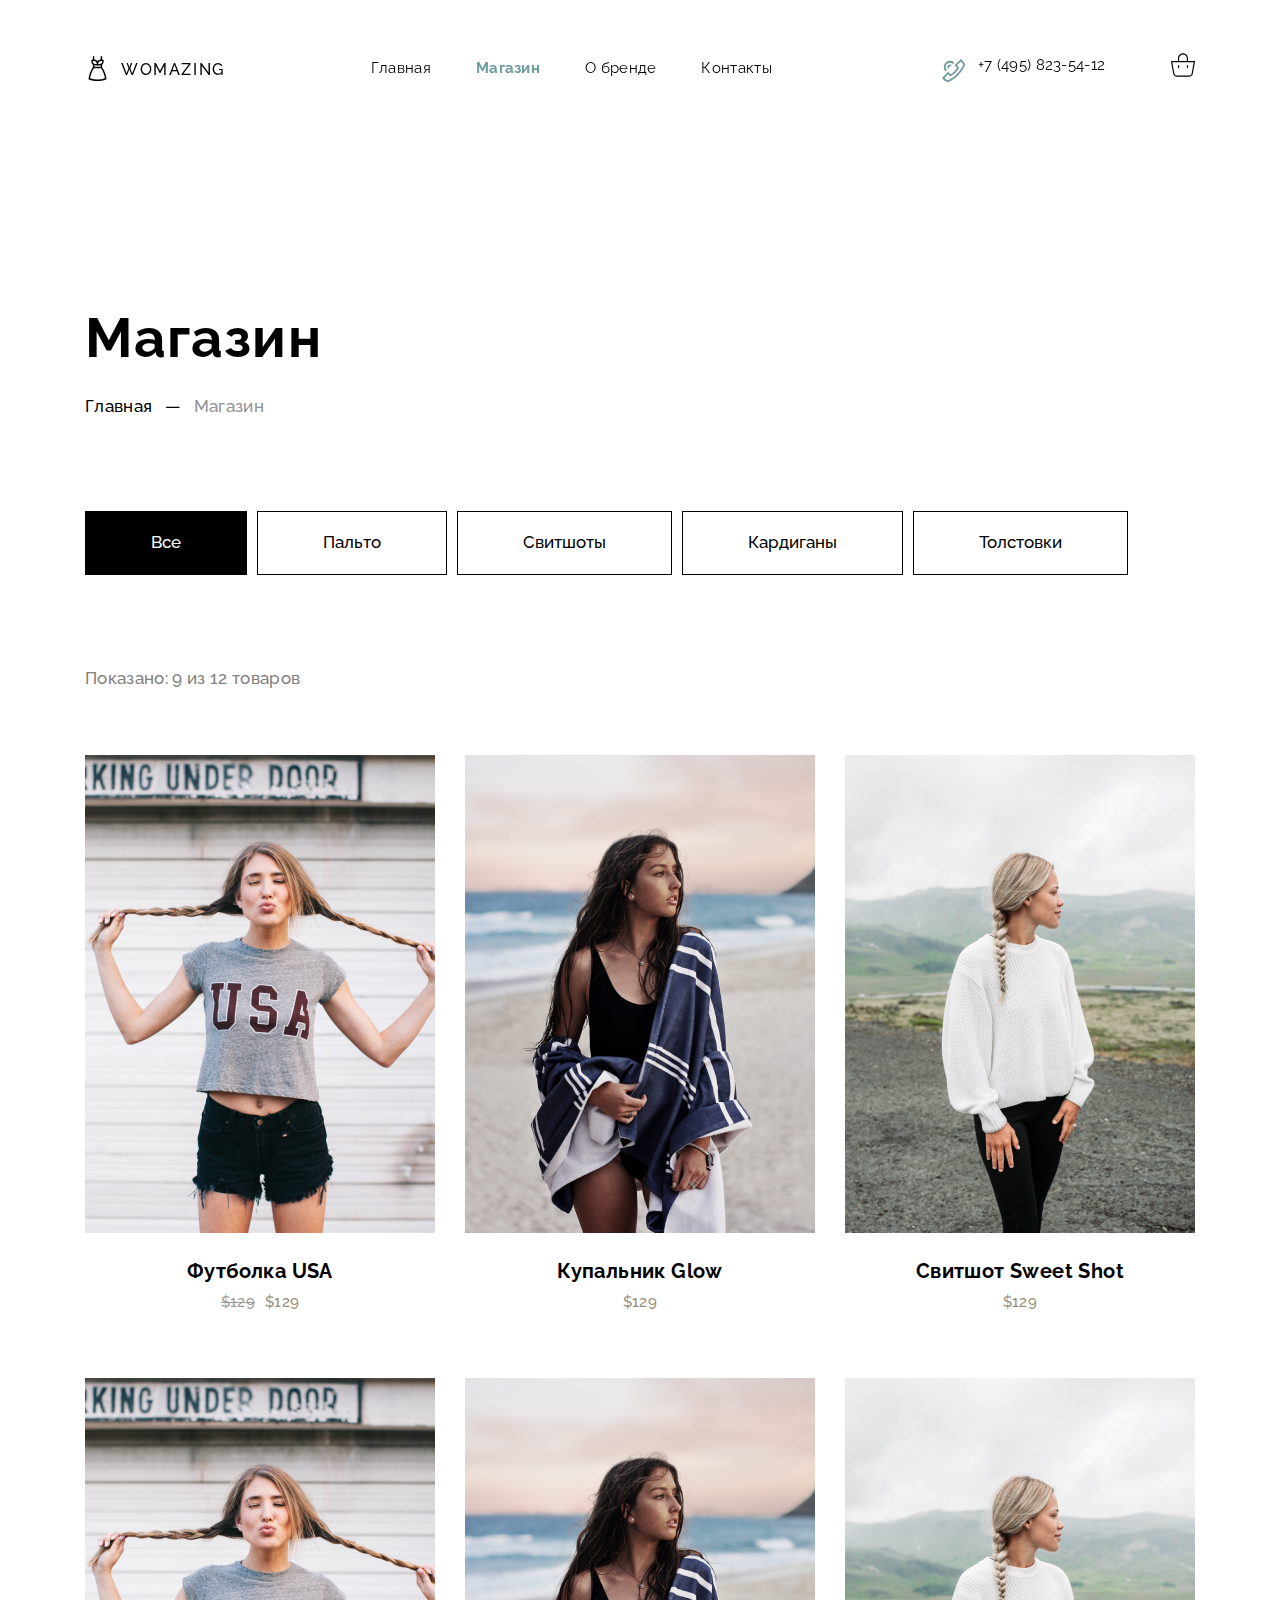
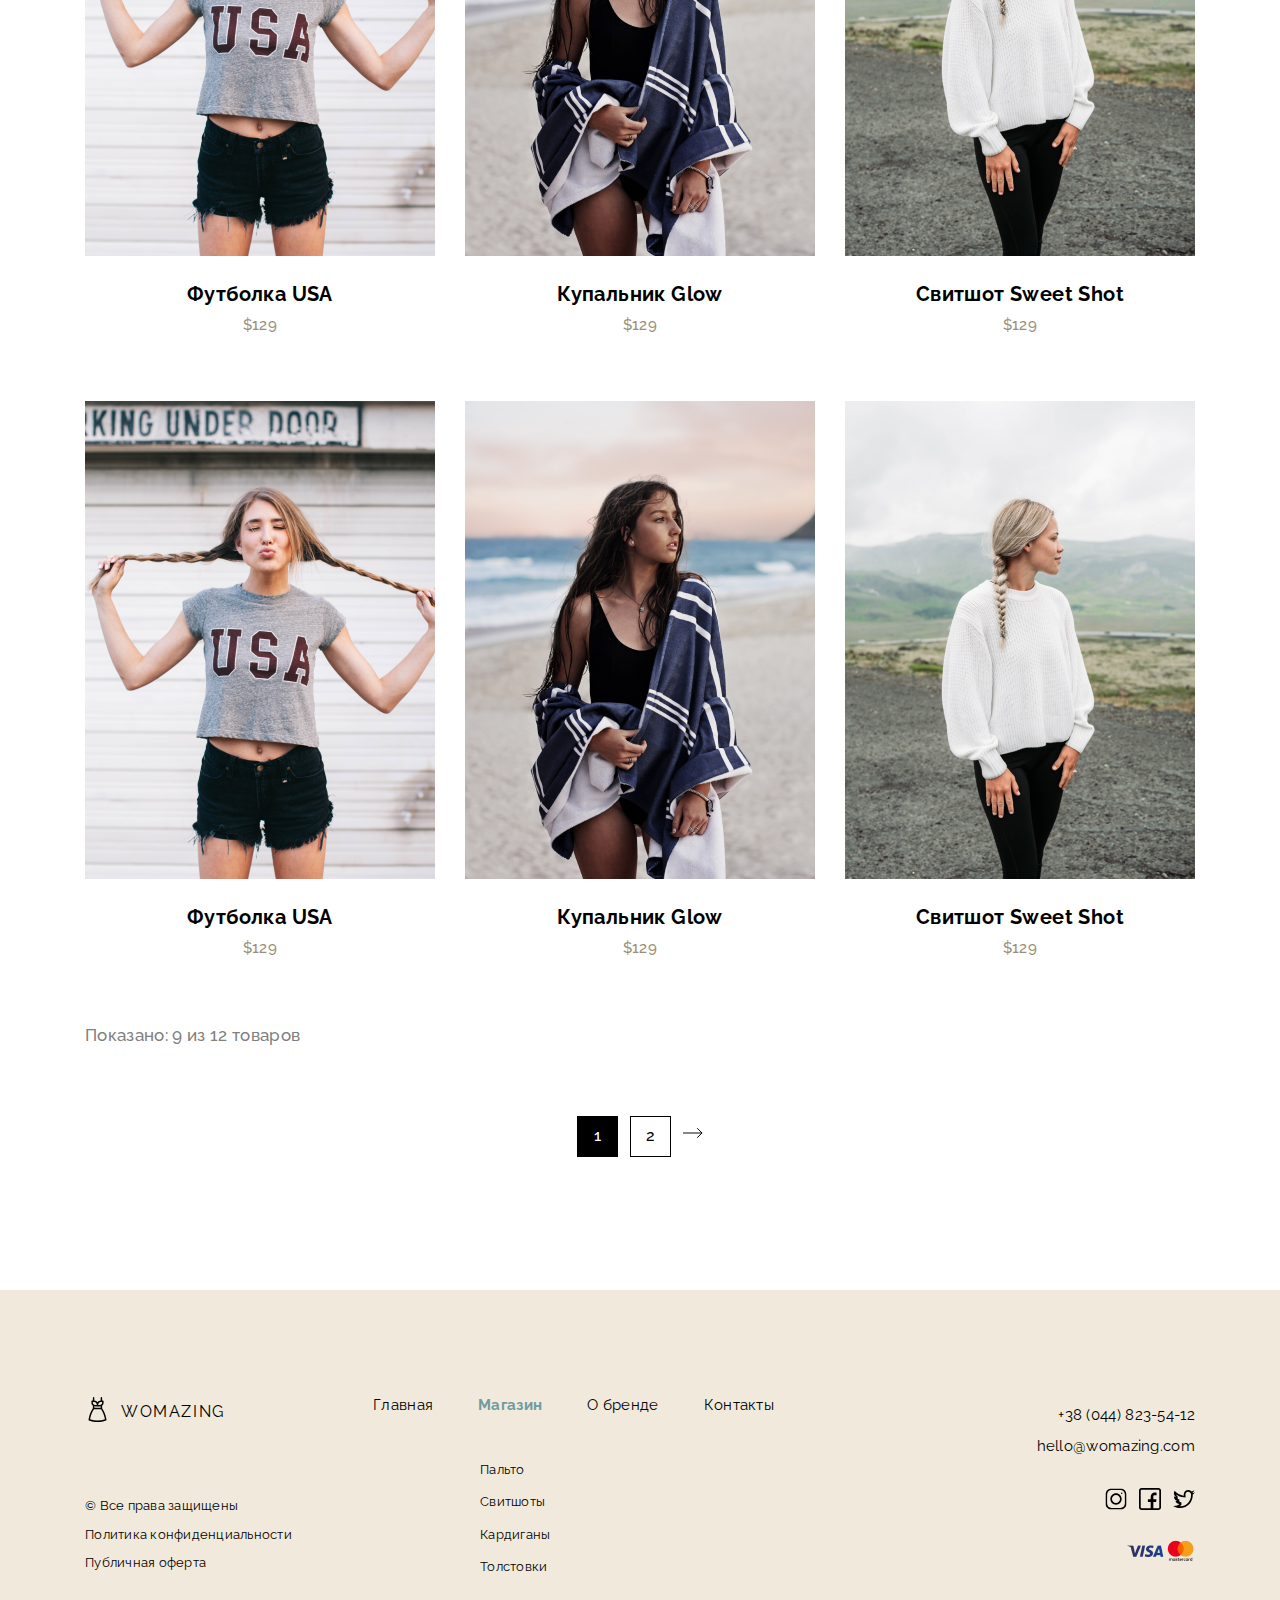
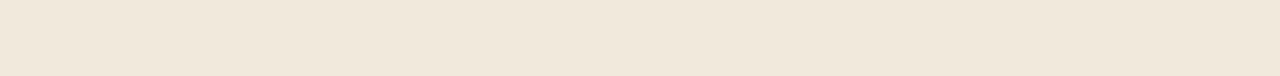
<file: shop.html>
<!DOCTYPE html>
<html lang="ru">
<meta charset="UTF-8">
<meta name="viewport" content="width=device-width, initial-scale=1.0">
<title>Интернет-бутик Womazing</title>
<meta name="description"
    content="Откройте для себя последние тенденции женской моды в интернет-бутике Womazing - изысканная коллекция женской одежды. Почувствуйте элегантность с нашим исключительным ассортиментом платьев, аксессуаров и многого другого.">
<meta name="keywords"
    content="женская мода, интернет-бутик, Womazing, женская одежда, шоппинг, элегантные платья, модные аксессуары">
<meta name="author" content="Роман Ф.">
<meta name="robots" content="index, follow">
<meta property="og:title" content="Интернет-бутик Womazing">
<meta property="og:description"
    content="Войдите в мир моды Womazing и найдите свой уникальный стиль с нашей эксклюзивной коллекцией женской одежды.">
<meta property="og:type" content="website">
<!-- <meta property="og:url" content="http://www.yourwebsite.com"> -->
<!-- <meta property="og:image" content="http://www.yourwebsite.com/images/og-image.jpg"> -->

<!-- Adding favicon -->
<!-- <link rel="icon" type="image/png" href="favicon.png"> -->
<!-- <link rel="apple-touch-icon" href="apple-touch-icon.png"> -->

<!-- <link rel="canonical" href="http://www.yourwebsite.com"> -->
<link rel="preconnect" href="https://fonts.googleapis.com">
<link rel="preconnect" href="https://fonts.gstatic.com" crossorigin>
<link href="https://fonts.googleapis.com/css2?family=Raleway:wght@400;500;700&display=swap" rel="stylesheet">
<link rel="stylesheet" href="./assets/css/main.css">

<body class="body">
    <!-- Preloder -->
    <div class="loader-wrapper">
        <div class="loader"></div>
    </div>
    <!-- Preloder -->
    <!-- First Modal-window -->
    <div id="callbackModal" class="modal">
        <!-- Содержимое модального окна -->
        <div class="modal-content">
            <img src="./assets/img/close.svg" alt="Закрыть" class="close">
            <h3 class="modal-title">Заказать обратный звонок</h3>
            <form id="callbackForm">
                <div class="form-group">
                    <input type="text" id="name" name="name" placeholder="Имя" required>
                    <div class="error-message" id="name-error"></div>
                </div>
                <div class="form-group">
                    <input type="email" id="email" name="email" placeholder="E-mail" required>
                    <div class="error-message" id="email-error"></div>
                </div>
                <div class="form-group">
                    <input type="tel" id="phone" name="phone" placeholder="Телефон" required>
                    <div class="error-message" id="phone-error"></div>
                </div>
                <button type="submit" class="btn-submit">Заказать звонок</button>
            </form>
        </div>
    </div>
    <!-- First Modal-window -->
    <!-- Second Modal-window -->
    <div id="confirmationModal" class="modal">
        <!-- Содержимое второго модального окна -->
        <div class="modal-content confirmation-modal-content">
            <p class="modal-title">Отлично! Мы скоро вам перезвоним.</p>
            <button class="close-button">Закрыть</button>
        </div>
    </div>
    <!-- Second Modal-window -->
    <!-- Header -->
    <header class="header">
        <div class="container container_flex">
            <a href="index.html">
                <div class="logo">
                    <img src="./assets/img/dress.svg" alt="Dress" class="logo-image">
                    <p class="logo-text">Womazing</p>
                </div>
            </a>
            <!-- Навигационное меню -->
            <nav class="nav__menu">
                <ul class="menu__list">
                    <li class="menu__item">
                        <a class="menu__link" href="index.html">Главная</a>
                    </li>
                    <li class="menu__item menu__item_active">
                        <a class="menu__link menu__link_active" href="shop.html">Магазин</a>
                    </li>
                    <li class="menu__item">
                        <a class="menu__link" href="about.html">О бренде</a>
                    </li>
                    <li class="menu__item">
                        <a class="menu__link" href="contacts.html">Контакты</a>
                    </li>
                </ul>
            </nav>
            <button class="call-order-button" id="call-order--button">
                <div class="call-order-button-img"></div>
            </button>
            <a href="tel:+74958235412" class="phone-number">+7 (495) 823-54-12</a>
            <a href="cart.html" class="cart-button" id="cart-button">
                <img src="./assets/img/shopping-bags.svg" alt="Cart" class="cart-button-img">
            </a>
            <!-- burger -->
            <button class="burger-menu__button"></button>
            <nav class="burger-menu">
                <ul class="burger-menu__list">
                    <li class="menu__item">
                        <a class="menu__link" href="index.html">Главная</a>
                    </li>
                    <li class="menu__item menu__item_active">
                        <a class="menu__link menu__link_active" href="shop.html">Магазин</a>
                    </li>
                    <li class="menu__item">
                        <a class="menu__link" href="about.html">О бренде</a>
                    </li>
                    <li class="burger-menu__item">
                        <a class="menu__link" href="contacts.html">Контакты</a>
                    </li>
                </ul>
            </nav>
            <!-- burger -->
        </div>
    </header>
    <!-- Header -->
    <main class="shop__content">
        <div class="container container_content">
            <section class="shop-hat">
                <div class="container">
                    <h1 class="shop-hat__title">Магазин</h1>
                    <div class="shop-hat__investment-wrapper">
                        <p class="shop-hat__investment">Главная</p>
                        <p>—</p>
                        <p class="shop-hat__investment shop-hat__investment_act">Магазин</p>
                    </div>
                </div>
            </section>
            <div class="shop__product-categories">
                <a href="#" class="shop__product-category-button active">Все</a>
                <a href="#" class="shop__product-category-button">Пальто</a>
                <a href="#" class="shop__product-category-button">Свитшоты</a>
                <a href="#" class="shop__product-category-button">Кардиганы</a>
                <a href="#" class="shop__product-category-button">Толстовки</a>
            </div>
            <div class="shop__product-feed">
                <p class="shop__product-counter">Показано: 9 из 12 товаров</p>
                <div class="shop__product-feed-wrapper">
                    <div class="card-product">
                        <div class="card-product__image-wrapper">
                            <img src="./assets/img/Product 1.png" alt="USA T-shirt" class="card-product__img">
                            <a href="one-item.html" class="card-product__link"></a>
                        </div>
                        <h4 class="card-product__name">Футболка USA</h4>
                        <div class="wrapper-card-product__price">
                            <p class="card-product__price card-product__price_td-line">$129</p>
                            <p class="card-product__price">$129</p>
                        </div>
                    </div>
                    <div class="card-product">
                        <div class="card-product__image-wrapper">
                            <img src="./assets/img/Product 2.png" alt="Swimsuit" class="card-product__img">
                            <a href="one-item.html" class="card-product__link"></a>
                        </div>
                        <h4 class="card-product__name">Купальник Glow</h4>
                        <p class="card-product__price">$129</p>
                    </div>
                    <div class="card-product">
                        <div class="card-product__image-wrapper">
                            <img src="./assets/img/Product 3.png" alt="Sweet Shot" class="card-product__img">
                            <a href="one-item.html" class="card-product__link"></a>
                        </div>
                        <h4 class="card-product__name">Свитшот Sweet Shot</h4>
                        <p class="card-product__price">$129</p>
                    </div>
                    <div class="card-product">
                        <div class="card-product__image-wrapper">
                            <img src="./assets/img/Product 1.png" alt="USA T-shirt" class="card-product__img">
                            <a href="one-item.html" class="card-product__link"></a>
                        </div>
                        <h4 class="card-product__name">Футболка USA</h4>
                        <div class="wrapper-card-product__price">
                            <!-- <p class="card-product__price card-product__price_td-line">$129</p> -->
                            <p class="card-product__price">$129</p>
                        </div>
                    </div>
                    <div class="card-product">
                        <div class="card-product__image-wrapper">
                            <img src="./assets/img/Product 2.png" alt="Swimsuit" class="card-product__img">
                            <a href="one-item.html" class="card-product__link"></a>
                        </div>
                        <h4 class="card-product__name">Купальник Glow</h4>
                        <p class="card-product__price">$129</p>
                    </div>
                    <div class="card-product">
                        <div class="card-product__image-wrapper">
                            <img src="./assets/img/Product 3.png" alt="Sweet Shot" class="card-product__img">
                            <a href="one-item.html" class="card-product__link"></a>
                        </div>
                        <h4 class="card-product__name">Свитшот Sweet Shot</h4>
                        <p class="card-product__price">$129</p>
                    </div>
                    <div class="card-product">
                        <div class="card-product__image-wrapper">
                            <img src="./assets/img/Product 1.png" alt="USA T-shirt" class="card-product__img">
                            <a href="one-item.html" class="card-product__link"></a>
                        </div>
                        <h4 class="card-product__name">Футболка USA</h4>
                        <div class="wrapper-card-product__price">
                            <!-- <p class="card-product__price card-product__price_td-line">$129</p> -->
                            <p class="card-product__price">$129</p>
                        </div>
                    </div>
                    <div class="card-product">
                        <div class="card-product__image-wrapper">
                            <img src="./assets/img/Product 2.png" alt="Swimsuit" class="card-product__img">
                            <a href="one-item.html" class="card-product__link"></a>
                        </div>
                        <h4 class="card-product__name">Купальник Glow</h4>
                        <p class="card-product__price">$129</p>
                    </div>
                    <div class="card-product">
                        <div class="card-product__image-wrapper">
                            <img src="./assets/img/Product 3.png" alt="Sweet Shot" class="card-product__img">
                            <a href="one-item.html" class="card-product__link"></a>
                        </div>
                        <h4 class="card-product__name">Свитшот Sweet Shot</h4>
                        <p class="card-product__price">$129</p>
                    </div>
                </div>
                <p class="shop__product-counter">Показано: 9 из 12 товаров</p>
                <div class="shop__pages">
                    <a href="#" class="shop__page active">1</a>
                    <a href="#" class="shop__page">2</a>
                    <a href="#">
                        <img src="./assets/img/page__next.svg" alt="Next Page" class="shop__next-page">
                    </a>
                </div>
            </div>



        </div>
    </main>
    <!-- Footer -->
    <footer class="footer">
        <div class="container container_flex">
            <div class="first-footer-wrapper">
                <a href="index.html">
                    <div class="logo">
                        <img src="./assets/img/dress.svg" alt="Dress" class="logo-image">
                        <p class="logo-text">Womazing</p>
                    </div>
                </a>
                <div class="footer__links">
                    <a href="#" class="footer__links-item">© Все права защищены</a>
                    <a href="#" class="footer__links-item">Политика конфиденциальности</a>
                    <a href="#" class="footer__links-item">Публичная оферта</a>
                </div>
            </div>
            <div class="second-footer-wrapper">
                <nav class="nav__menu nav__menu_footer">
                    <ul class="menu__list">
                        <li class="menu__item">
                            <a class="menu__link" href="index.html">Главная</a>
                        </li>
                        <li class="menu__item menu__item_active">
                            <a class="menu__link menu__link_active" href="shop.html">Магазин</a>
                        </li>
                        <li class="menu__item">
                            <a class="menu__link" href="about.html">О бренде</a>
                        </li>
                        <li class="menu__item">
                            <a class="menu__link" href="contacts.html">Контакты</a>
                        </li>
                    </ul>
                </nav>
                <div class="clothing-category">
                    <a href="#" class="clothing-category__item">Пальто</a>
                    <a href="#" class="clothing-category__item">Свитшоты</a>
                    <a href="#" class="clothing-category__item">Кардиганы</a>
                    <a href="#" class="clothing-category__item">Толстовки</a>
                </div>
            </div>
            <div class="third-footer-wrapper">
                <a href="#" class="footer__phone-number">+38 (044) 823-54-12</a>
                <a href="#" class="footer__email">hello@womazing.com</a>
                <div class="footer__socials">
                    <a href="#" class="footer__socials-icon">
                        <img src="./assets/img/instagram.svg" alt="Instagram" class="footer__socials-icon-img">
                    </a>
                    <a href="#" class="footer__socials-icon">
                        <img src="./assets/img/facebook.svg" alt="Facebook" class="footer__socials-icon-img">
                    </a>
                    <a href="#" class="footer__socials-icon">
                        <img src="./assets/img/twitter.svg" alt="Twitter" class="footer__socials-icon-img">
                    </a>
                </div>
                <a href="#" class="payment-wrapper">
                    <img src="./assets/img/visa-mastercard.png" alt="Payment" class="payment">
                </a>
            </div>
        </div>
    </footer>
    <!-- Footer -->
    <!-- Scripts -->
    <script src="./assets/js/preloader.js"></script>
    <script src="./assets/js/header-sroll.js"></script>
    <script src="./assets/js/modal-window.js"></script>
    <script src="./assets/js/offer-slider.js"></script>
    <script src="./assets/js/dream-team-animation.js"></script>
    <script src="./assets/js/shop.js"></script>
    <script src="./assets/js/one-item.js"></script>
    <script src="./assets/js/burger.js"></script>
    <script src="./assets/js/cart.js"></script>
    <script src="./assets/js/checkout.js"></script>
    <script src="https://api-maps.yandex.ru/2.1/?apikey=3caa7039-b448-4f28-8b86-73c70665f8e3&lang=ru_RU"
        type="text/javascript"></script>
    <script src="./assets/js/map.js"></script>
    <script src="./assets/js/submit.js"></script>   
    <!-- Scripts -->
</body>

</html>
</file>
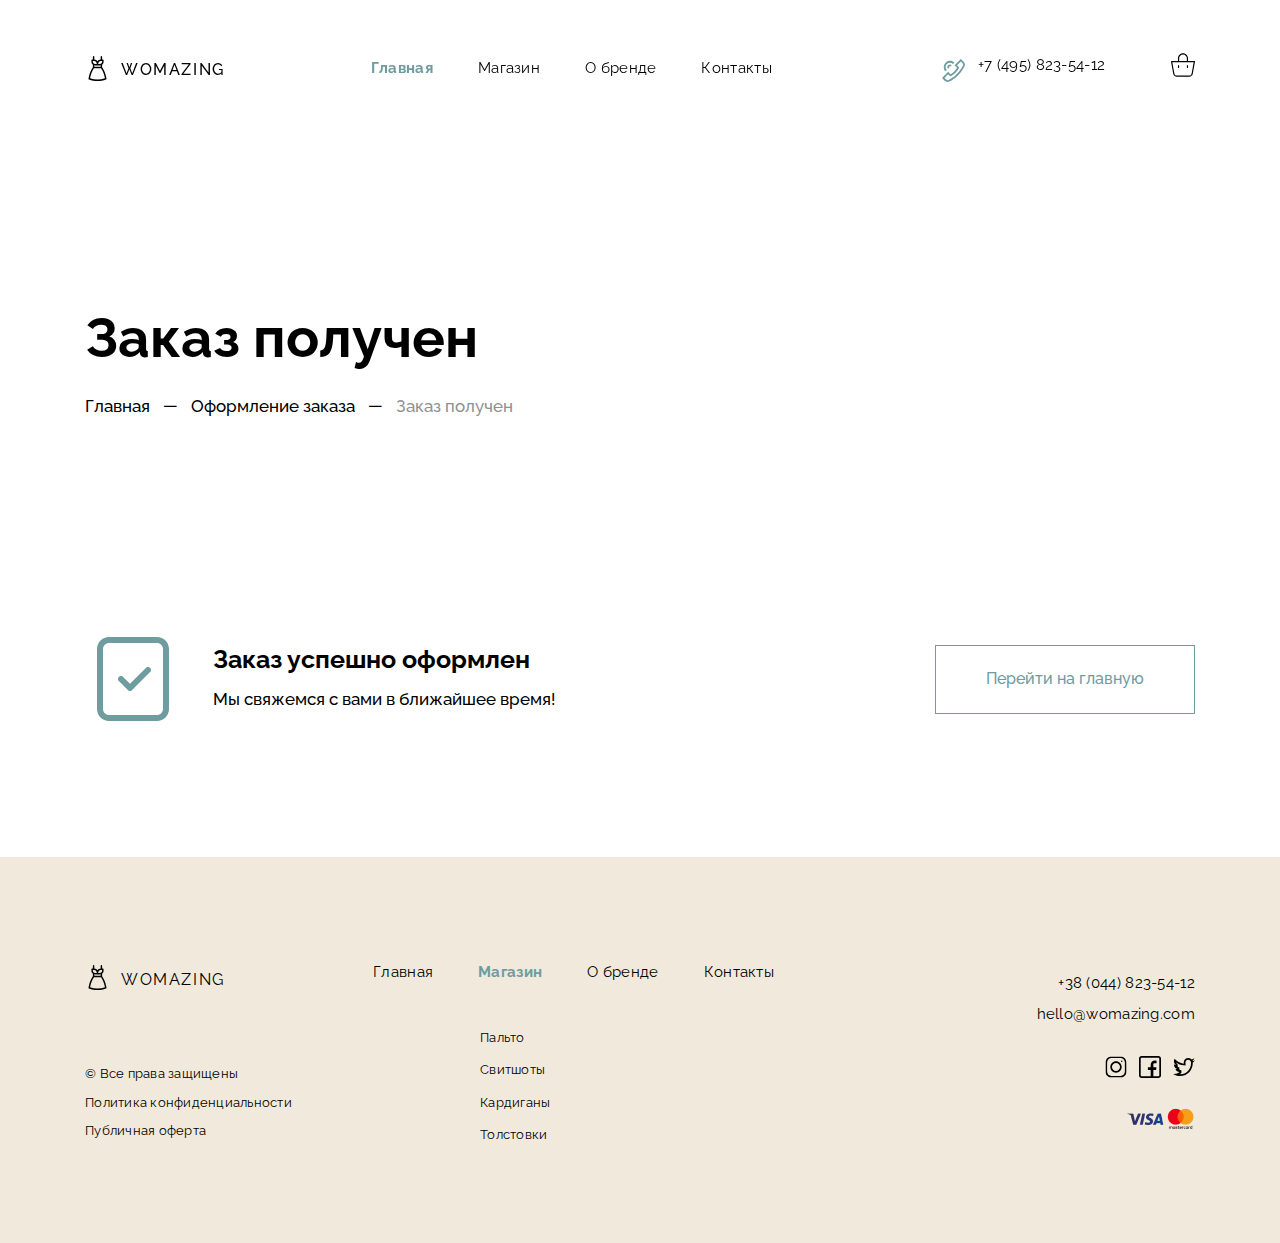
<file: succsess-page.html>
<!DOCTYPE html>
<html lang="ru">
<meta charset="UTF-8">
<meta name="viewport" content="width=device-width, initial-scale=1.0">
<title>Интернет-бутик Womazing</title>
<meta name="description"
    content="Откройте для себя последние тенденции женской моды в интернет-бутике Womazing - изысканная коллекция женской одежды. Почувствуйте элегантность с нашим исключительным ассортиментом платьев, аксессуаров и многого другого.">
<meta name="keywords"
    content="женская мода, интернет-бутик, Womazing, женская одежда, шоппинг, элегантные платья, модные аксессуары">
<meta name="author" content="Роман Ф.">
<meta name="robots" content="index, follow">
<meta property="og:title" content="Интернет-бутик Womazing">
<meta property="og:description"
    content="Войдите в мир моды Womazing и найдите свой уникальный стиль с нашей эксклюзивной коллекцией женской одежды.">
<meta property="og:type" content="website">
<!-- <meta property="og:url" content="http://www.yourwebsite.com"> -->
<!-- <meta property="og:image" content="http://www.yourwebsite.com/images/og-image.jpg"> -->

<!-- Adding favicon -->
<!-- <link rel="icon" type="image/png" href="favicon.png"> -->
<!-- <link rel="apple-touch-icon" href="apple-touch-icon.png"> -->

<!-- <link rel="canonical" href="http://www.yourwebsite.com"> -->
<link rel="preconnect" href="https://fonts.googleapis.com">
<link rel="preconnect" href="https://fonts.gstatic.com" crossorigin>
<link href="https://fonts.googleapis.com/css2?family=Raleway:wght@400;500;700&display=swap" rel="stylesheet">
<link rel="stylesheet" href="./assets/css/main.css">

<body class="body">
    <!-- Preloder -->
    <div class="loader-wrapper">
        <div class="loader"></div>
    </div>
    <!-- Preloder -->
    <!-- First Modal-window -->
    <div id="callbackModal" class="modal">
        <!-- Содержимое модального окна -->
        <div class="modal-content">
            <img src="./assets/img/close.svg" alt="Закрыть" class="close">
            <h3 class="modal-title">Заказать обратный звонок</h3>
            <form id="callbackForm">
                <div class="form-group">
                    <input type="text" id="name" name="name" placeholder="Имя" required>
                    <div class="error-message" id="name-error"></div>
                </div>
                <div class="form-group">
                    <input type="email" id="email" name="email" placeholder="E-mail" required>
                    <div class="error-message" id="email-error"></div>
                </div>
                <div class="form-group">
                    <input type="tel" id="phone" name="phone" placeholder="Телефон" required>
                    <div class="error-message" id="phone-error"></div>
                </div>
                <button type="submit" class="btn-submit">Заказать звонок</button>
            </form>
        </div>
    </div>
    <!-- First Modal-window -->
    <!-- Second Modal-window -->
    <div id="confirmationModal" class="modal">
        <!-- Содержимое второго модального окна -->
        <div class="modal-content confirmation-modal-content">
            <p class="modal-title">Отлично! Мы скоро вам перезвоним.</p>
            <button class="close-button">Закрыть</button>
        </div>
    </div>
    <!-- Second Modal-window -->
    <!-- Header -->
    <header class="header">
        <div class="container container_flex">
            <a href="index.html">
                <div class="logo">
                    <img src="./assets/img/dress.svg" alt="Dress" class="logo-image">
                    <p class="logo-text">Womazing</p>
                </div>
            </a>
            <!-- Навигационное меню -->
            <nav class="nav__menu">
                <ul class="menu__list">
                    <li class="menu__item menu__item_active">
                        <a class="menu__link menu__link_active" href="index.html">Главная</a>
                    </li>
                    <li class="menu__item">
                        <a class="menu__link" href="shop.html">Магазин</a>
                    </li>
                    <li class="menu__item">
                        <a class="menu__link" href="about.html">О бренде</a>
                    </li>
                    <li class="menu__item">
                        <a class="menu__link" href="contacts.html">Контакты</a>
                    </li>
                </ul>
            </nav>
            <button class="call-order-button" id="call-order--button">
                <div class="call-order-button-img"></div>
            </button>
            <a href="tel:+74958235412" class="phone-number">+7 (495) 823-54-12</a>
            <a href="cart.html" class="cart-button" id="cart-button">
                <img src="./assets/img/shopping-bags.svg" alt="Cart" class="cart-button-img">
            </a>
            <!-- burger -->
            <button class="burger-menu__button"></button>
            <nav class="burger-menu">
                <ul class="burger-menu__list">
                    <li class="menu__item menu__item_active">
                        <a class="menu__link menu__link_active" href="index.html">Главная</a>
                    </li>
                    <li class="menu__item">
                        <a class="menu__link" href="shop.html">Магазин</a>
                    </li>
                    <li class="menu__item">
                        <a class="menu__link" href="about.html">О бренде</a>
                    </li>
                    <li class="burger-menu__item">
                        <a class="menu__link" href="contacts.html">Контакты</a>
                    </li>
                </ul>
            </nav>
            <!-- burger -->
        </div>
    </header>
    <!-- Header -->
    <main class="success__content-page container">
        <div class="success__hat">
            <h1 class="success__title">Заказ получен</h1>
            <div class="success__bread-crumbs">
                <p class="success__bread-crumbs-main">Главная</p>
                <p>—</p>
                <p class="success__bread-crumbs-main">Оформление заказа</p>
                <p>—</p>
                <p class="success__bread-crumbs-success">Заказ получен</p>
            </div>
        </div>
        <div class="success__main-content">
            <img src="./assets/img/bi_file-check.svg" alt="Check" class="success__main-content-img">
            <div class="success__main-content-text-wrapper">
                <h3 class="success__main-content-text-title">Заказ успешно оформлен</h3>
                <p class="success__main-content-text">Мы свяжемся с вами в ближайшее время!</p>
            </div>
            <a href="index.html" class="success__to-main-page">Перейти на главную</a>
        </div>
    </main>
    <!-- Footer -->
    <footer class="footer">
        <div class="container container_flex">
            <div class="first-footer-wrapper">
                <a href="index.html">
                    <div class="logo">
                        <img src="./assets/img/dress.svg" alt="Dress" class="logo-image">
                        <p class="logo-text">Womazing</p>
                    </div>
                </a>
                <div class="footer__links">
                    <a href="#" class="footer__links-item">© Все права защищены</a>
                    <a href="#" class="footer__links-item">Политика конфиденциальности</a>
                    <a href="#" class="footer__links-item">Публичная оферта</a>
                </div>
            </div>
            <div class="second-footer-wrapper">
                <nav class="nav__menu nav__menu_footer">
                    <ul class="menu__list">
                        <li class="menu__item">
                            <a class="menu__link" href="index.html">Главная</a>
                        </li>
                        <li class="menu__item menu__item_active">
                            <a class="menu__link menu__link_active" href="shop.html">Магазин</a>
                        </li>
                        <li class="menu__item">
                            <a class="menu__link" href="about.html">О бренде</a>
                        </li>
                        <li class="menu__item">
                            <a class="menu__link" href="contacts.html">Контакты</a>
                        </li>
                    </ul>
                </nav>
                <div class="clothing-category">
                    <a href="#" class="clothing-category__item">Пальто</a>
                    <a href="#" class="clothing-category__item">Свитшоты</a>
                    <a href="#" class="clothing-category__item">Кардиганы</a>
                    <a href="#" class="clothing-category__item">Толстовки</a>
                </div>
            </div>
            <div class="third-footer-wrapper">
                <a href="#" class="footer__phone-number">+38 (044) 823-54-12</a>
                <a href="#" class="footer__email">hello@womazing.com</a>
                <div class="footer__socials">
                    <a href="#" class="footer__socials-icon">
                        <img src="./assets/img/instagram.svg" alt="Instagram" class="footer__socials-icon-img">
                    </a>
                    <a href="#" class="footer__socials-icon">
                        <img src="./assets/img/facebook.svg" alt="Facebook" class="footer__socials-icon-img">
                    </a>
                    <a href="#" class="footer__socials-icon">
                        <img src="./assets/img/twitter.svg" alt="Twitter" class="footer__socials-icon-img">
                    </a>
                </div>
                <a href="#" class="payment-wrapper">
                    <img src="./assets/img/visa-mastercard.png" alt="Payment" class="payment">
                </a>
            </div>
        </div>
    </footer>
    <!-- Footer -->
    <!-- Scripts -->
    <script src="./assets/js/preloader.js"></script>
    <script src="./assets/js/header-sroll.js"></script>
    <script src="./assets/js/modal-window.js"></script>
    <script src="./assets/js/offer-slider.js"></script>
    <script src="./assets/js/dream-team-animation.js"></script>
    <script src="./assets/js/shop.js"></script>
    <script src="./assets/js/one-item.js"></script>
    <script src="./assets/js/burger.js"></script>
    <script src="./assets/js/cart.js"></script>
    <script src="./assets/js/checkout.js"></script>
    <script src="https://api-maps.yandex.ru/2.1/?apikey=3caa7039-b448-4f28-8b86-73c70665f8e3&lang=ru_RU"
        type="text/javascript"></script>
    <script src="./assets/js/map.js"></script>
    <script src="./assets/js/submit.js"></script>   
    <!-- Scripts -->
</body>

</html>
</file>
<file: assets/css/main.css>
@import url(normalize.css);
@import url(header.css);
@import url(footer.css);
@import url(animation.css);
@import url(modal-window.css);
@import url(../css/Main-page.css);
@import url(../css/shop.css);
@import url(../css/one-item.css);
@import url(../css/about-brand.css);
@import url(../css/contacts.css);
@import url(../css/cart-page.css);
@import url(../css/checkout.css);
@import url(../css/success.css);
@import url(../css/burger.css);

*,
*::before,
*::after {
    box-sizing: border-box;
}



.body {
    font-family: 'Raleway', sans-serif;
    font-weight: 500;
    font-style: normal;
    line-height: 1.4em;
    overflow-x: hidden;
}

h1,
h2,
h3,
h4,
h5,
h6,
body,
img,
p,
span {
    margin: 0;
    padding: 0;
}

/* Обнуление стилей для всех списков */
ul,
ol {
    list-style: none;
    margin: 0;
    padding: 0;
}

/* Обнуление стилей для элементов списка */
li {
    text-decoration: none;
    /* Это для ссылок, если они есть внутри элементов списка */
}

a {
    margin: 0;
    padding: 0;
    text-decoration: none;
    color: black;
    cursor: pointer;
}

button {
    background: none;
    color: inherit;
    border: none;
    padding: 0;
    margin: 0;
    font: inherit;
    cursor: pointer;
    outline: inherit;
    -webkit-appearance: none;
    -moz-appearance: none;
    appearance: none;
}

button::-moz-focus-inner {
    border: 0;
}

.container {
    width: 1110px;
    margin: 0 auto;
}

.container_flex {
    display: flex;
    align-items: center;
    overflow-x: hidden;
}

.container_flex-column {
    display: flex;
    flex-direction: column;
}

body input {
    margin: 0;
    padding: 0;
    border: none;
    outline: none;
    background: none;
    font-family: inherit;
    font-size: inherit;
}

/* Responsive */
/* Large 1199 - 992 px */

@media screen and (max-width: 1199px) {
    .container {
        width: 960px;
        padding: 0 5px;
        overflow-x: hidden;
    }

    .container_flex {
        display: flex;
        align-items: center;
        justify-content: space-between;
    }
}

/* Large 991 - 768 px */

@media screen and (max-width: 991px) {
    .container {
        width: 720px;
    }
}

/* 767-576px */

@media screen and (max-width: 767px) {
    .container {
        width: 540px;
        padding: 0 15px;
    }

    .container_flex-column {
        align-items: center;
    }
}

@media screen and (max-width: 575px) {
    .container {
        width: 420px;
        padding: 0 5px;
    }
}



@media screen and (max-width: 450px) {
    .container {
        width: 100%;
        padding: 0 15px;
    }
}
</file>
